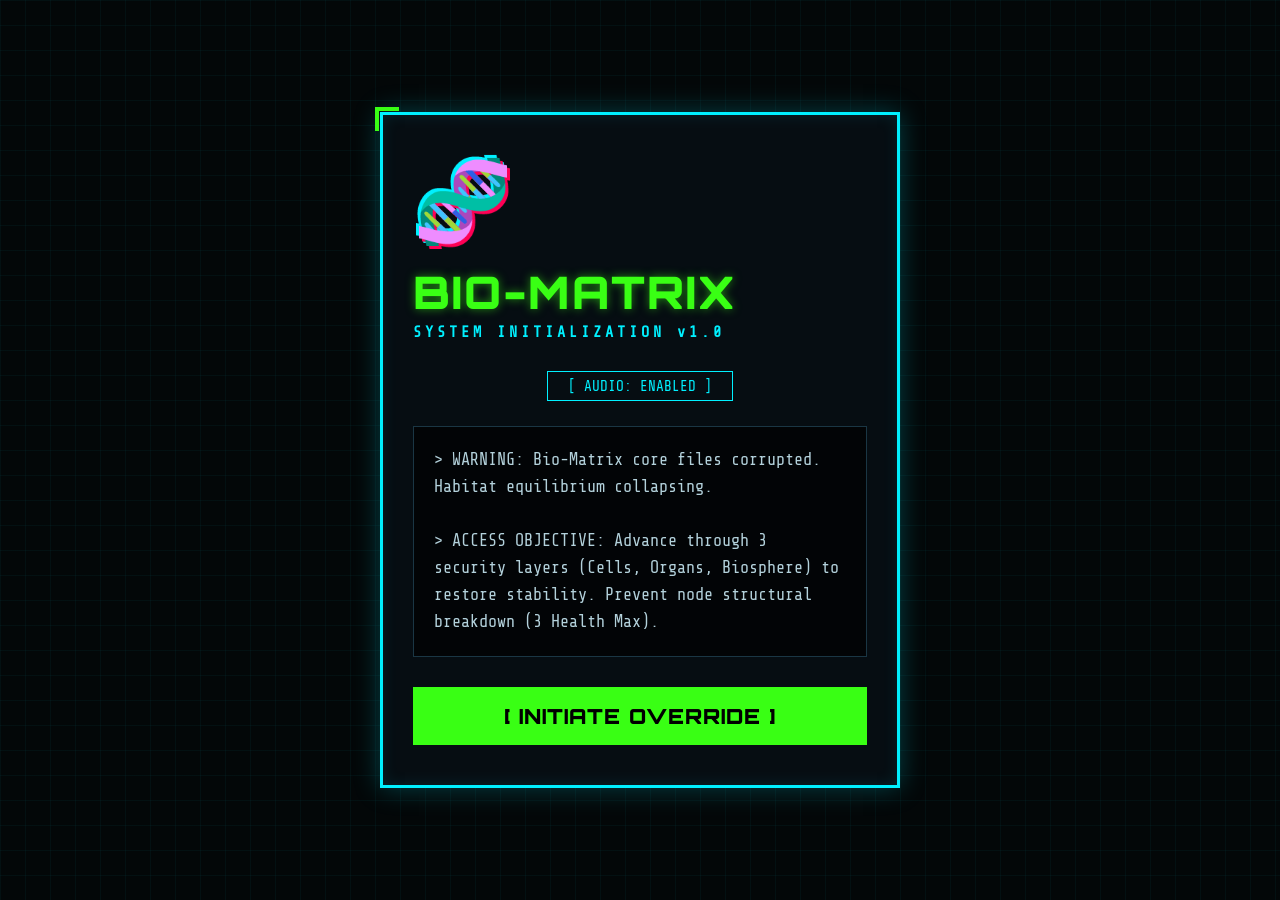
<file: biology-safari/index.html>
<!DOCTYPE html>
<html lang="en">
<head>
  <meta charset="UTF-8" />
  <meta name="viewport" content="width=device-width, initial-scale=1.0"/>
  <title>Mission Bio-Matrix 🧬</title>
  <link href="https://fonts.googleapis.com/css2?family=Orbitron:wght@700;900&family=Share+Tech+Mono&display=swap" rel="stylesheet"/>
  <link rel="stylesheet" href="style.css"/>
</head>
<body>

  <div class="matrix-card">

    <div id="startScreen">
      <div class="matrix-glitch-avatar">🧬</div>
      <div class="cyber-title">BIO-MATRIX</div>
      <div class="cyber-subtitle">SYSTEM INITIALIZATION v1.0</div>
      
      <div class="terminal-audio">
        <button id="soundToggleBtn" class="cyber-audio-btn" onclick="toggleAudioSystem()">[ AUDIO: ENABLED ]</button>
      </div>

      <div class="terminal-log">
        <p class="typing-text">> WARNING: Bio-Matrix core files corrupted. Habitat equilibrium collapsing. <br><br>> ACCESS OBJECTIVE: Advance through 3 security layers (Cells, Organs, Biosphere) to restore stability. Prevent node structural breakdown (3 Health Max).</p>
      </div>
      <button class="action-cyber-btn" onclick="initiateMatrix()">[ INITIATE OVERRIDE ]</button>
    </div>

    <div id="quizArea" style="display: none;">
      <div class="layer-badge" id="levelBadge">LAYER 01 // CELLULAR_REPAIR</div>
      
      <div class="telemetry-grid">
        <div class="telemetry-node">
          <div class="node-tag">INTEGRITY</div>
          <div class="node-data" id="scoreVal">000</div>
        </div>
        <div class="telemetry-node">
          <div class="node-tag">NODES ACTIVE</div>
          <div class="cyber-hearts" id="heartsVal">▲ ▲ ▲</div>
        </div>
      </div>

      <div class="matrix-progress-track">
        <div class="matrix-fill" id="trackBar"></div>
      </div>

      <div class="analysis-chamber">
        <span class="chamber-glyph" id="qEmoji">🔬</span>
        <div class="chamber-prompt" id="qText">Awaiting biometric data stream...</div>
      </div>

      <div class="matrix-options" id="options"></div>
      <div class="terminal-feedback" id="bubble"></div>
      <button class="next-sequence-btn" id="nextBtn" onclick="advanceSequence()">ADVANCE SEQUENCE >> </button>
    </div>

    <div id="endScreen" style="display: none;">
      <span class="matrix-glitch-avatar" id="endEmoji">🛸</span>
      <div class="cyber-title" id="endTitle">DEBRIEF COMPLETE</div>
      <div class="node-data" id="endScore" style="margin: 15px 0; color: #39ff14;"></div>
      <span class="cyber-stars" id="endStars">★★★</span>
      <div class="terminal-log" id="endMsg" style="margin-top: 20px;"></div>
      <button class="action-cyber-btn" style="background: transparent; color: #39ff14; border-color: #39ff14;" onclick="returnToMenu()">[ REBOOT SYSTEM ]</button>
    </div>

  </div>

  <script src="script.js"></script>
</body>
</html>
</file>
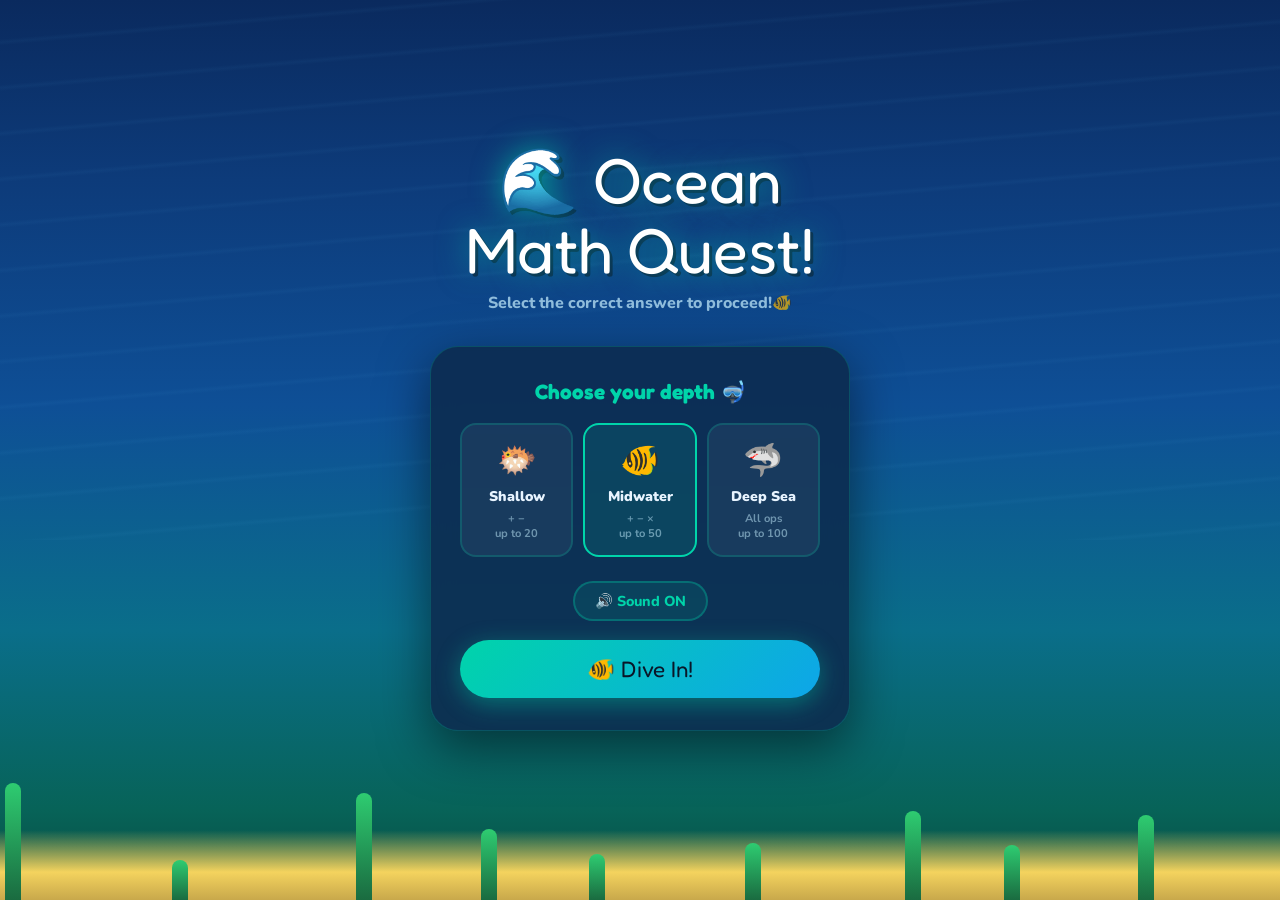
<file: ocean-math/index.html>
<!DOCTYPE html>
<html lang="en">
<head>
  <meta charset="UTF-8" />
  <meta name="viewport" content="width=device-width, initial-scale=1.0" />
  <title>🐠 Ocean Math Quest!</title>
  <link href="https://fonts.googleapis.com/css2?family=Fredoka+One&family=Nunito:wght@700;800;900&display=swap" rel="stylesheet" />
  <link rel="stylesheet" href="style.css" />
</head>
<body>

  <!-- Ambient Ocean Background Elements -->
  <div class="ocean-bg"></div>
  <div class="rays"></div>
  <div class="sand-floor"></div>
  <div class="feedback-pop" id="feedback-pop">🎉</div>
  <div class="streak-pop" id="streak-pop"><span class="sn" id="streak-num">3</span>🔥 Streak!</div>

  <!-- Main Menu Screen -->
  <div class="screen active" id="start">
    <div class="logo">🌊 Ocean<br>Math Quest!</div>
    <div class="sub">Select the correct answer to proceed!🐠</div>
    <div class="start-card">
      <h2>Choose your depth 🤿</h2>
      <div class="level-btns">
        <button class="lvl-btn" data-lv="1" onclick="pickLevel(1)">
          <span class="lv-icon">🐡</span><span>Shallow</span>
          <span style="font-size:0.7rem;color:rgba(200,240,255,0.5);font-weight:700">+  −<br>up to 20</span>
        </button>
        <button class="lvl-btn picked" data-lv="2" onclick="pickLevel(2)">
          <span class="lv-icon">🐠</span><span>Midwater</span>
          <span style="font-size:0.7rem;color:rgba(200,240,255,0.5);font-weight:700">+  −  ×<br>up to 50</span>
        </button>
        <button class="lvl-btn" data-lv="3" onclick="pickLevel(3)">
          <span class="lv-icon">🦈</span><span>Deep Sea</span>
          <span style="font-size:0.7rem;color:rgba(200,240,255,0.5);font-weight:700">All ops<br>up to 100</span>
        </button>
      </div>
      <div class="sound-row">
        <button class="sound-toggle" id="sound-btn" onclick="toggleSound()">🔊 Sound ON</button>
      </div>
      <button class="btn-play" onclick="startGame()">🐠 Dive In!</button>
    </div>
  </div>

  <!-- Active Gameplay Screen -->
  <div class="screen" id="game">
    <div class="hud">
      <div class="hud-item">⭐ <span id="hud-score">0</span></div>
      <div class="hud-item">Q <span id="hud-q">1</span>/10</div>
      <div class="hud-item">❤️ <span id="hud-lives">❤️❤️❤️</span></div>
    </div>
    <div class="timer-wrap">
      <div class="timer-fill" id="timer-fill" style="width:100%"></div>
    </div>
    <div class="q-card">
      <div class="q-badge" id="q-badge">Addition ➕</div>
      <div class="q-text" id="q-text">— + — = <span class="q-mark">?</span></div>
    </div>
    <div class="fish-grid" id="fish-grid"></div>
  </div>

  <!-- End / Victory Screen -->
  <div class="screen" id="win">
    <div class="win-card">
      <div class="win-trophy" id="win-trophy">🏆</div>
      <div class="win-title" id="win-title">Incredible!</div>
      <div class="win-sub" id="win-sub">You conquered the ocean!</div>
      <div class="win-stars" id="win-stars">⭐⭐⭐</div>
      <div class="stats-row">
        <div class="stat-box"><span class="sv sv-teal" id="ws-c">0</span><span class="sl">Correct</span></div>
        <div class="stat-box"><span class="sv sv-coral" id="ws-w">0</span><span class="sl">Wrong</span></div>
        <div class="stat-box"><span class="sv sv-gold" id="ws-s">0</span><span class="sl">Score</span></div>
      </div>
      <button class="btn-again" onclick="startGame()">🌊 Play Again!</button>
      <button class="btn-menu" onclick="showMenu()">Back to Menu</button>
    </div>
  </div>

  <script src="script.js"></script>
</body>
</html>
</file>
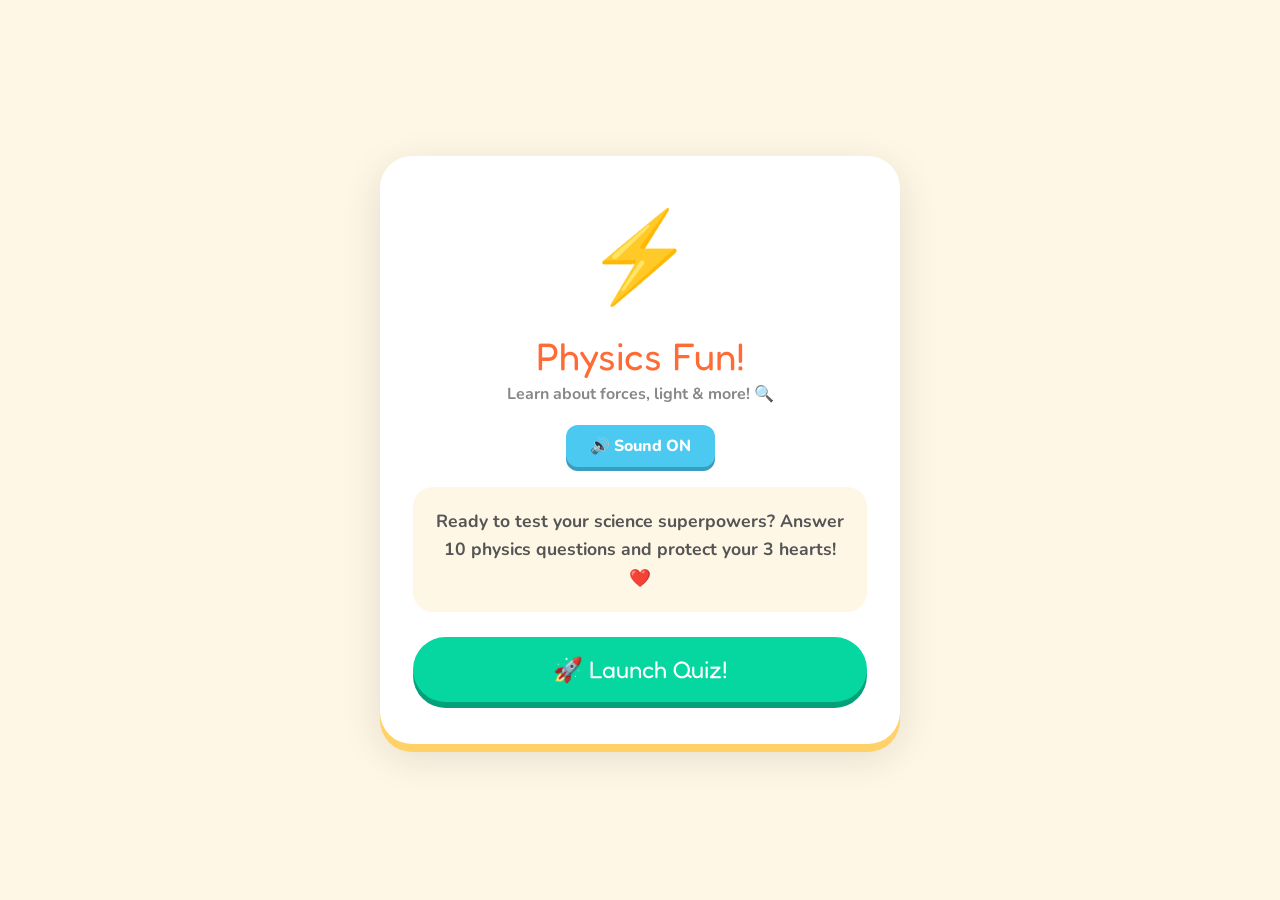
<file: physics-science/index.html>
<!DOCTYPE html>
<html lang="en">
<head>
  <meta charset="UTF-8" />
  <meta name="viewport" content="width=device-width, initial-scale=1.0"/>
  <title>Physics Fun! ⚡</title>
  <link href="https://fonts.googleapis.com/css2?family=Fredoka+One&family=Nunito:wght=700;800&display=swap" rel="stylesheet"/>
  <link rel="stylesheet" href="style.css"/>
</head>
<body>

  <div class="game">

    <div id="startScreen">
      <span class="start-emoji">⚡</span>
      <div class="title">Physics Fun!</div>
      <div class="subtitle">Learn about forces, light & more! 🔍</div>
      
      <div class="sound-control-wrapper">
        <button id="soundToggleBtn" class="sound-toggle-btn" onclick="toggleSound()">🔊 Sound ON</button>
      </div>

      <div class="welcome-box">
        <p>Ready to test your science superpowers? Answer 10 physics questions and protect your 3 hearts! ❤️</p>
      </div>
      <button class="launch-btn" onclick="startGame()">🚀 Launch Quiz!</button>
    </div>

    <div id="quizArea" style="display: none;">
      <div class="title">⚡ Physics Fun!</div>
      <div class="subtitle">Learn about forces, light & more! 🔍</div>

      <div class="score-row">
        <div class="score-box">
          <div class="label">⭐ Score</div>
          <div class="value" id="scoreVal">0</div>
        </div>
        <div class="score-box">
          <div class="label">❤️ Lives</div>
          <div class="hearts" id="heartsVal">❤️❤️❤️</div>
        </div>
      </div>

      <div class="dots" id="dots"></div>

      <span class="q-emoji" id="qEmoji">🔬</span>
      <div class="q-text" id="qText">Loading...</div>

      <div class="options" id="options"></div>
      <div class="bubble" id="bubble"></div>
      <button class="next-btn" id="nextBtn" onclick="nextQ()">Next ➡️</button>
    </div>

    <div id="endScreen" style="display: none;">
      <span class="end-emoji" id="endEmoji">🏆</span>
      <div class="end-title" id="endTitle">Well done!</div>
      <div class="end-score" id="endScore"></div>
      <span class="end-stars" id="endStars">⭐⭐⭐</span>
      <div class="end-msg" id="endMsg"></div>
      <button class="play-again" onclick="showStartScreen()">🏠 Main Menu</button>
    </div>

  </div>

  <script src="script.js"></script>
</body>
</html>
</file>
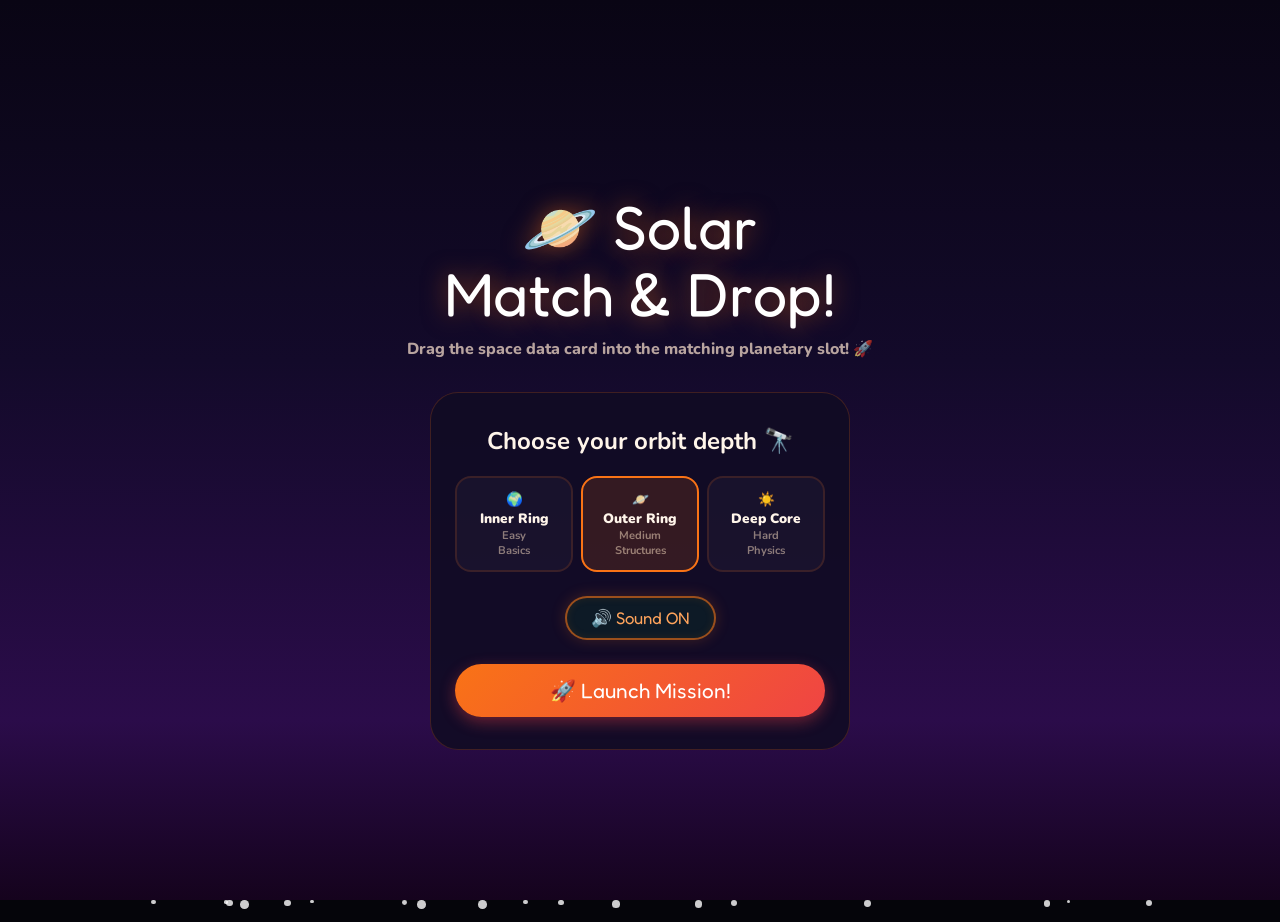
<file: solar-science/index.html>
<!DOCTYPE html>
<html lang="en">
<head>
  <meta charset="UTF-8" />
  <meta name="viewport" content="width=device-width, initial-scale=1.0" />
  <title>🪐 Cosmic Match & Drop!</title>
  <link href="https://fonts.googleapis.com/css2?family=Fredoka+One&family=Nunito:wght=700;800;900&display=swap" rel="stylesheet" />
  <link rel="stylesheet" href="style.css" />
</head>
<body>

  <div class="space-bg"></div>
  <div class="solar-flares"></div>
  <div class="space-dust"></div>
  <div class="feedback-pop" id="feedback-pop">🎉</div>
  <div class="streak-pop" id="streak-pop"><span class="sn" id="streak-num">3</span>🔥 Streak!</div>

  <div class="screen active" id="start">
    <div class="logo">🪐 Solar<br>Match & Drop!</div>
    <div class="sub">Drag the space data card into the matching planetary slot! 🚀</div>
    <div class="start-card">
      <h2>Choose your orbit depth 🔭</h2>
      <div class="level-btns">
        <button class="lvl-btn" data-lv="1" onclick="pickLevel(1)">
          <span class="lv-icon">🌍</span><span>Inner Ring</span>
          <span style="font-size:0.7rem;color:rgba(255,230,200,0.5);font-weight:700">Easy<br>Basics</span>
        </button>
        <button class="lvl-btn picked" data-lv="2" onclick="pickLevel(2)">
          <span class="lvl-btn-icon lv-icon">🪐</span><span>Outer Ring</span>
          <span style="font-size:0.7rem;color:rgba(255,230,200,0.5);font-weight:700">Medium<br>Structures</span>
        </button>
        <button class="lvl-btn" data-lv="3" onclick="pickLevel(3)">
          <span class="lv-icon">☀️</span><span>Deep Core</span>
          <span style="font-size:0.7rem;color:rgba(255,230,200,0.5);font-weight:700">Hard<br>Physics</span>
        </button>
      </div>
      <div class="sound-row">
        <button class="sound-toggle" id="sound-btn" onclick="toggleSound()">🔊 Sound ON</button>
      </div>
      <button class="btn-play" onclick="startGame()">🚀 Launch Mission!</button>
    </div>
  </div>

  <div class="screen" id="game">
    <div class="hud">
      <div class="hud-item">⭐ <span id="hud-score">0</span></div>
      <div class="hud-item">Matches <span id="hud-q">1</span>/5</div>
      <div class="hud-item">❤️ <span id="hud-lives">❤️❤️❤️</span></div>
    </div>
    
    <div class="timer-wrap">
      <div class="timer-fill" id="timer-fill" style="width:100%"></div>
    </div>

    <div class="drag-container">
      <p style="font-size: 0.85rem; color: var(--orange); font-weight: 800; margin-bottom: 5px;">DRAG THIS CARD 👇</p>
      <div class="q-card draggable-card" id="draggable-card" draggable="true">
        <div class="q-badge" id="q-badge">Telemetry 🪐</div>
        <div class="q-text" id="q-text">Loading item...</div>
      </div>
    </div>

    <div class="dropzone-grid" id="dropzone-grid"></div>
  </div>

  <div class="screen" id="win">
    <div class="win-card">
      <div class="win-trophy" id="win-trophy">🏆</div>
      <div class="win-title" id="win-title">Incredible!</div>
      <div class="win-sub" id="win-sub">You matched all celestial points!</div>
      <div class="win-stars" id="win-stars">⭐⭐⭐</div>
      <div class="stats-row">
        <div class="stat-box"><span class="sv sv-orange" id="ws-c">0</span><span class="sl">Correct</span></div>
        <div class="stat-box"><span class="sv sv-coral" id="ws-w">0</span><span class="sl">Wrong</span></div>
        <div class="stat-box"><span class="sv sv-gold" id="ws-s">0</span><span class="sl">Score</span></div>
      </div>
      <button class="btn-again" onclick="startGame()">🚀 Fly Again!</button>
      <button class="btn-menu" onclick="showMenu()">Back to Control Room</button>
    </div>
  </div>

  <script src="script.js"></script>
</body>
</html>
</file>
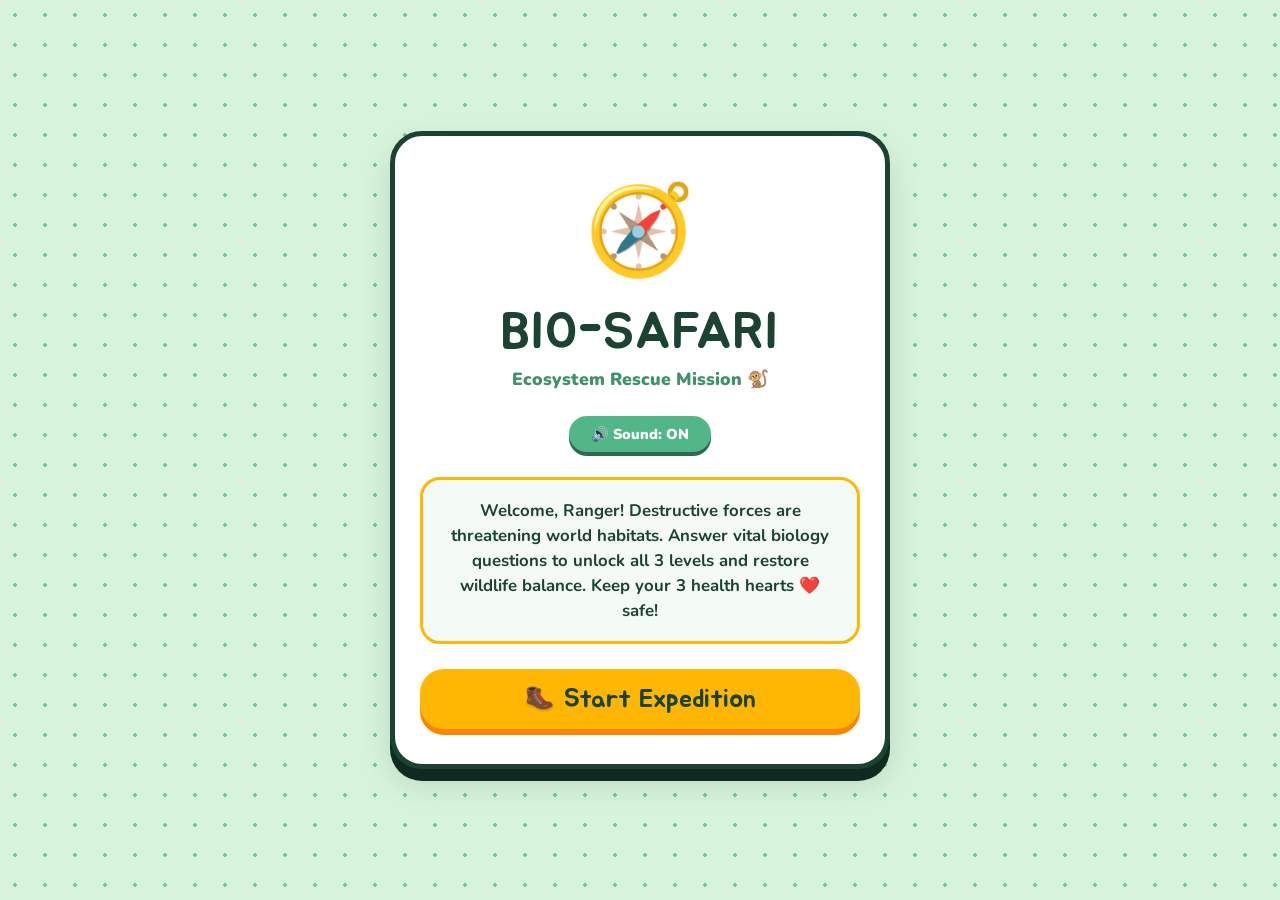
<file: biology-safari/biology.html>
<!DOCTYPE html>
<html lang="en">
<head>
  <meta charset="UTF-8" />
  <meta name="viewport" content="width=device-width, initial-scale=1.0"/>
  <title>Bio-Safari: Ecosystem Rescue! 🌿</title>
  <link href="https://fonts.googleapis.com/css2?family=Jua&family=Nunito:wght@700;900&display=swap" rel="stylesheet"/>
  <link rel="stylesheet" href="bio-style.css"/>
</head>
<body>

  <div class="safari-card">

    <div id="startScreen">
      <span class="safari-avatar">🧭</span>
      <div class="safari-title">Bio-Safari</div>
      <div class="safari-subtitle">Ecosystem Rescue Mission 🐒</div>
      
      <div class="audio-deck">
        <button id="soundToggleBtn" class="safari-audio-btn" onclick="toggleSound()">🔊 Sound: ON</button>
      </div>

      <div class="briefing-scroll">
        <p>Welcome, Ranger! Destructive forces are threatening world habitats. Answer vital biology questions to unlock all 3 levels and restore wildlife balance. Keep your 3 health hearts ❤️ safe!</p>
      </div>
      <button class="safari-btn" onclick="startGame()">🥾 Start Expedition</button>
    </div>

    <div id="quizArea" style="display: none;">
      <div class="level-indicator" id="levelBadge">LEVEL 1: RAIN FOREST</div>
      
      <div class="dashboard">
        <div class="dash-pod">
          <div class="pod-tag">⭐ Score</div>
          <div class="pod-data" id="scoreVal">0</div>
        </div>
        <div class="dash-pod">
          <div class="pod-tag">❤️ Health</div>
          <div class="safari-hearts" id="heartsVal">❤️❤️❤️</div>
        </div>
      </div>

      <div class="expedition-track">
        <div class="track-fill" id="trackBar"></div>
      </div>

      <div class="specimen-dome">
        <span class="specimen-emoji" id="qEmoji">🌿</span>
        <div class="specimen-clue" id="qText">Analyzing specimen...</div>
      </div>

      <div class="safari-options" id="options"></div>
      <div class="ranger-log" id="bubble"></div>
      <button class="expedite-btn" id="nextBtn" onclick="nextQ()">Advance Track ➡️</button>
    </div>

    <div id="endScreen" style="display: none;">
      <span class="safari-avatar" id="endEmoji">🏆</span>
      <div class="safari-title" id="endTitle">Expedition Complete</div>
      <div class="pod-data" id="endScore" style="margin: 15px 0; color: #2d6a4f;"></div>
      <span class="safari-stars" id="endStars">⭐⭐⭐</span>
      <div class="briefing-scroll" id="endMsg" style="margin-top: 20px;"></div>
      <button class="safari-btn" style="background: #38b000; box-shadow: 0 5px 0 #1b4332;" onclick="showStartScreen()">🏠 Camp Base (Menu)</button>
    </div>

  </div>

  <script src="bio-script.js"></script>
</body>
</html>
</file>
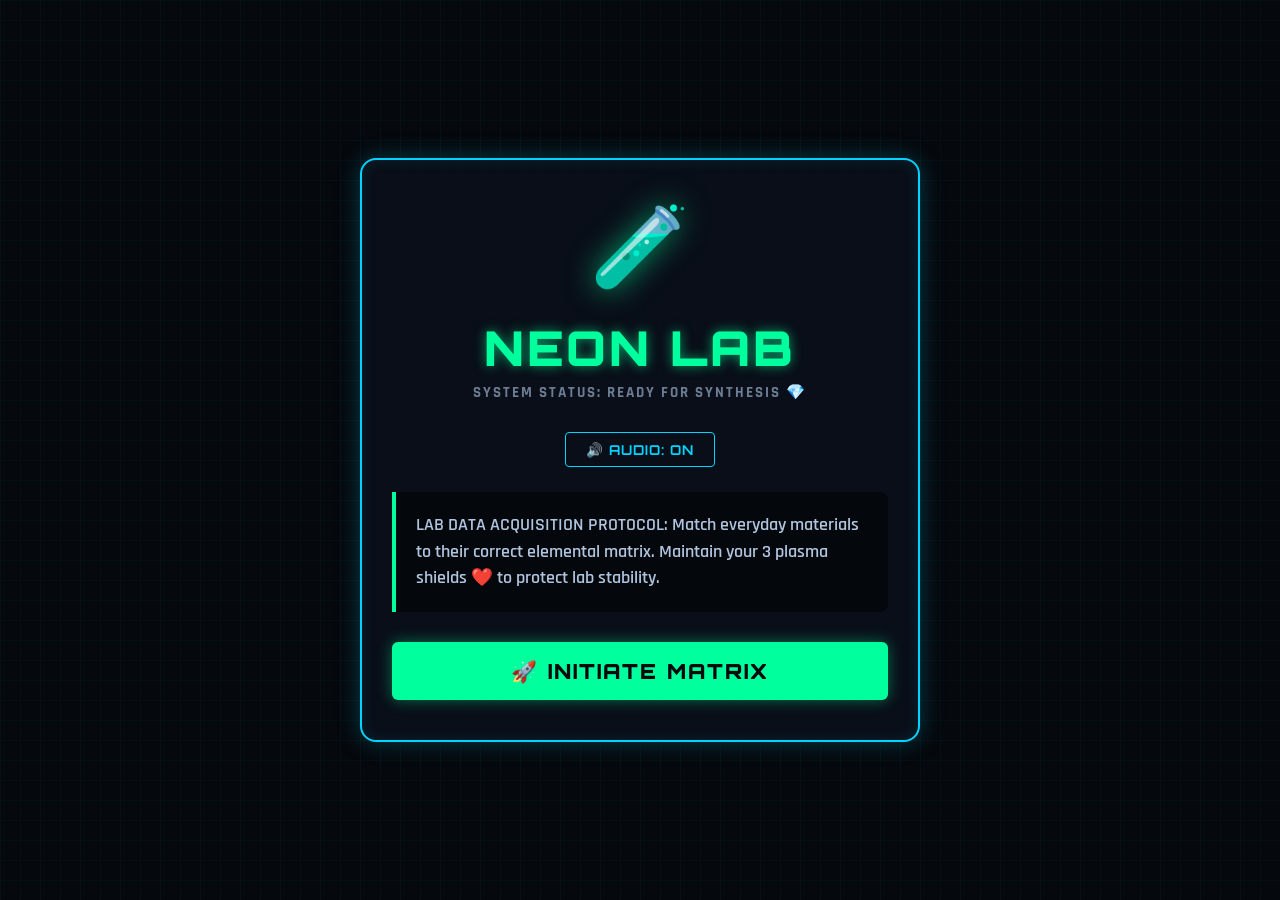
<file: chemistry-science/chemistry.html>
<!DOCTYPE html>
<html lang="en">
<head>
  <meta charset="UTF-8" />
  <meta name="viewport" content="width=device-width, initial-scale=1.0"/>
  <title>Chemistry Lab: Neon Matcher 🧪</title>
  <link href="https://fonts.googleapis.com/css2?family=Orbitron:wght@700;900&family=Rajdhani:wght@600;800&display=swap" rel="stylesheet"/>
  <link rel="stylesheet" href="chem-style.css"/>
</head>
<body>

  <div class="cyber-container">

    <div id="startScreen">
      <div class="reactor-core">🧪</div>
      <h1 class="glitch-title">NEON LAB</h1>
      <p class="sub-monitors">SYSTEM STATUS: READY FOR SYNTHESIS 💎</p>
      
      <div class="audio-panel">
        <button id="soundToggleBtn" class="cyber-audio-btn" onclick="toggleSound()">🔊 AUDIO: ON</button>
      </div>

      <div class="mission-briefing">
        <p>LAB DATA ACQUISITION PROTOCOL: Match everyday materials to their correct elemental matrix. Maintain your 3 plasma shields ❤️ to protect lab stability.</p>
      </div>
      <button class="initiate-btn" onclick="startGame()">🚀 INITIATE MATRIX</button>
    </div>

    <div id="quizArea" style="display: none;">
      <h1 class="matrix-header">⚡ NEON CORE EXPERIMENT</h1>
      <p class="sub-monitors">ANALYSING CHEMICAL ELEMENTS...</p>

      <div class="hud-display">
        <div class="hud-node">
          <span class="hud-tag">⭐ MATRIX SCORE</span>
          <span class="hud-data neon-text" id="scoreVal">0</span>
        </div>
        <div class="hud-node">
          <span class="hud-tag">❤️ SHIELD CELLS</span>
          <span class="hud-data shields-glow" id="heartsVal">❤️❤️❤️</span>
        </div>
      </div>

      <div class="matrix-grid" id="dots"></div>

      <div class="specimen-chamber">
        <span class="element-reaction" id="qEmoji">🔬</span>
        <div class="analysis-readout" id="qText">INITIALISING ANALYSIS...</div>
      </div>

      <div class="matrix-options" id="options"></div>
      <div class="terminal-alert" id="bubble"></div>
      <button class="advance-btn" id="nextBtn" onclick="nextQ()">ADVANCE ANALYSIS ➡️</button>
    </div>

    <div id="endScreen" style="display: none;">
      <span class="reactor-core" id="endEmoji">🏆</span>
      <h1 class="glitch-title" id="endTitle">SYNTHESIS COMPLETE</h1>
      <div class="hud-data neon-text" id="endScore" style="font-size: 1.8rem; margin: 15px 0;"></div>
      <span class="matrix-stars" id="endStars">⭐⭐⭐</span>
      <div class="mission-briefing" id="endMsg" style="margin-top: 20px;"></div>
      <button class="initiate-btn" style="background: #00d4ff; box-shadow: 0 0 15px #00d4ff;" onclick="showStartScreen()">🏠 TERMINAL HOME</button>
    </div>

  </div>

  <script src="chem-script.js"></script>
</body>
</html>
</file>
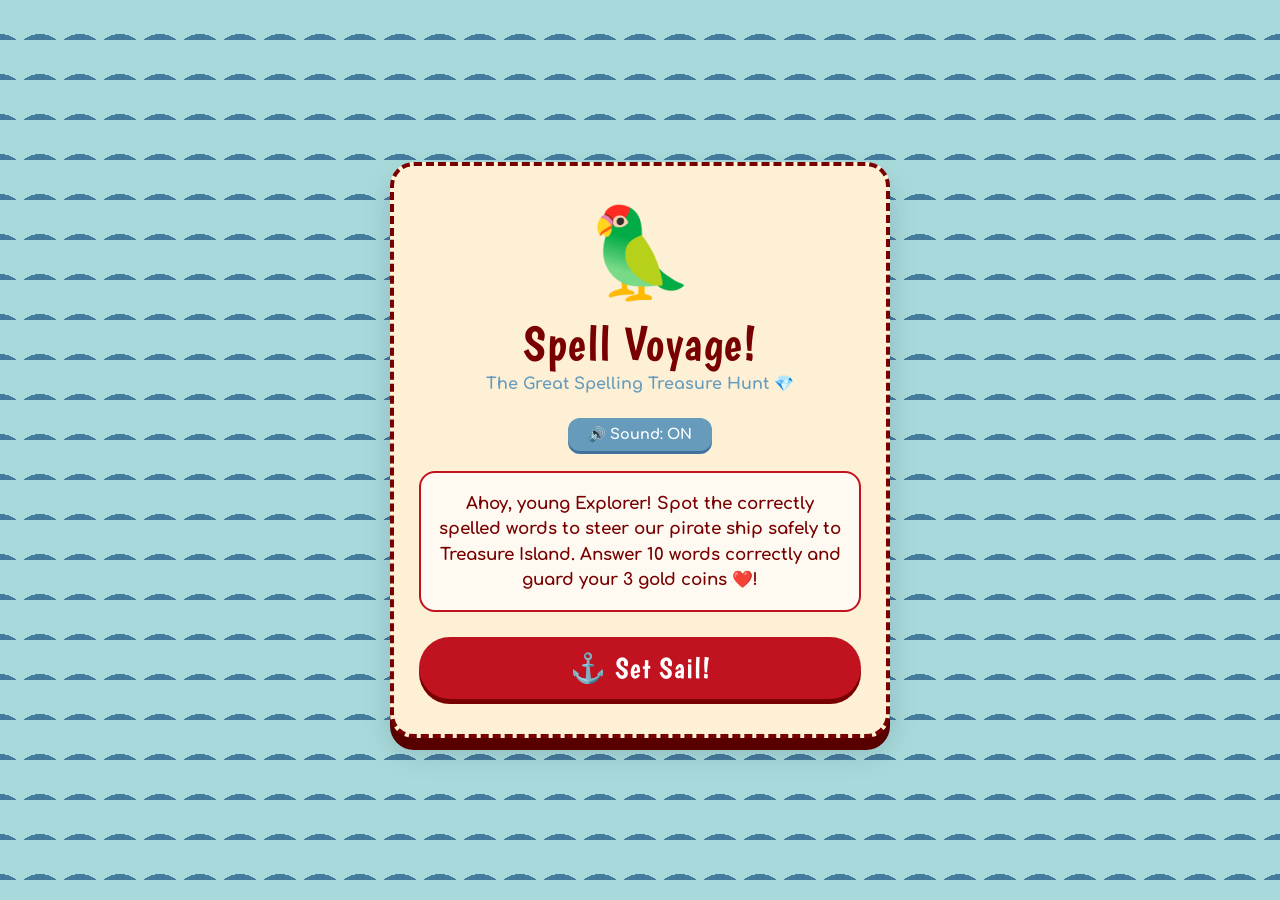
<file: spell-treasure-hunt/spelling.html>
<!DOCTYPE html>
<html lang="en">
<head>
  <meta charset="UTF-8" />
  <meta name="viewport" content="width=device-width, initial-scale=1.0"/>
  <title>Spell Voyage: Treasure Hunt! 🏴‍☠️</title>
  <link href="https://fonts.googleapis.com/css2?family=Boogaloo&family=Comfortaa:wght@700&display=swap" rel="stylesheet"/>
  <link rel="stylesheet" href="spell-style.css"/>
</head>
<body>

  <div class="pirate-card">

    <div id="startScreen">
      <span class="pirate-avatar">🦜</span>
      <div class="ship-title">Spell Voyage!</div>
      <div class="ship-subtitle">The Great Spelling Treasure Hunt 💎</div>
      
      <div class="deck-audio">
        <button id="soundToggleBtn" class="deck-btn" onclick="toggleSound()">🔊 Sound: ON</button>
      </div>

      <div class="captain-orders">
        <p>Ahoy, young Explorer! Spot the correctly spelled words to steer our pirate ship safely to Treasure Island. Answer 10 words correctly and guard your 3 gold coins ❤️!</p>
      </div>
      <button class="sail-btn" onclick="startGame()">⚓ Set Sail!</button>
    </div>

    <div id="quizArea" style="display: none;">
      <div class="ship-title" style="font-size: 2.2rem;">🏴‍☠️ Spell Voyage</div>

      <div class="stats-bar">
        <div class="stat-badge">
          <div class="badge-title">💎 Gems</div>
          <div class="badge-value" id="scoreVal">0</div>
        </div>
        <div class="stat-badge">
          <div class="badge-title">🪙 Coins</div>
          <div class="gold-hearts" id="heartsVal">❤️❤️❤️</div>
        </div>
      </div>

      <div class="sea-track">
        <div class="sailing-ship" id="pirateShip">⛵</div>
      </div>

      <div class="clue-deck">
        <span class="clue-emoji" id="qEmoji">🦁</span>
        <div class="clue-text" id="qText">Loading clue...</div>
      </div>

      <div class="spell-options" id="options"></div>
      <div class="scroll-parchment" id="bubble"></div>
      <button class="anchor-btn" id="nextBtn" onclick="nextQ()">Sail Ahead ➡️</button>
    </div>

    <div id="endScreen" style="display: none;">
      <span class="pirate-avatar" id="endEmoji">🏆</span>
      <div class="ship-title" id="endTitle">Island Reached!</div>
      <div class="badge-value" id="endScore" style="margin: 15px 0; color: #d4a373;"></div>
      <span class="island-stars" id="endStars">⭐⭐⭐</span>
      <div class="captain-orders" id="endMsg" style="margin-top: 20px;"></div>
      <button class="sail-btn" onclick="showStartScreen()">🏠 Return to Port</button>
    </div>

  </div>

  <script src="spell-script.js"></script>
</body>
</html>
</file>
<file: biology-safari/style.css>
/* ── High-Contrast Cyber-Matrix Structural Reset ── */
* {
  margin: 0;
  padding: 0;
  box-sizing: border-box;
}

body {
  font-family: 'Share Tech Mono', monospace;
  background-color: #030708;
  /* Glowing Cyber-Grid Lines */
  background-image: linear-gradient(rgba(0, 240, 255, 0.04) 1px, transparent 1px),
                    linear-gradient(90deg, rgba(0, 240, 255, 0.04) 1px, transparent 1px);
  background-size: 25px 25px;
  min-height: 100vh;
  display: flex;
  align-items: center;
  justify-content: center;
  padding: 20px;
}

/* ── Angular Sharp Cyber-Card Container ── */
.matrix-card {
  background: #060d12;
  border: 3px solid #00f0ff;
  border-radius: 0px; /* Sharp outlines as requested */
  padding: 40px 30px;
  max-width: 520px;
  width: 100%;
  box-shadow: 0 0 25px rgba(0, 240, 255, 0.25), inset 0 0 15px rgba(0, 240, 255, 0.1);
  position: relative;
}

/* Corner brackets decoration for high-tech aesthetic */
.matrix-card::before {
  content: '';
  position: absolute;
  top: -8px; left: -8px; width: 20px; height: 20px;
  border-top: 4px solid #39ff14; border-left: 4px solid #39ff14;
}

/* ── Typography Elements ── */
.cyber-title {
  font-family: 'Orbitron', sans-serif;
  font-weight: 900;
  font-size: 2.8rem;
  color: #39ff14; /* Hot Bio-Neon Green */
  letter-spacing: 2px;
  text-shadow: 0 0 10px rgba(57, 255, 20, 0.5);
  margin-bottom: 4px;
}

.cyber-subtitle {
  font-size: 0.95rem;
  font-weight: bold;
  color: #00f0ff; /* Electric Blue */
  letter-spacing: 4px;
  margin-bottom: 30px;
}

.matrix-glitch-avatar {
  font-size: 5rem;
  display: block;
  margin-bottom: 15px;
  text-shadow: 3px 3px 0px #ff0055, -3px -3px 0px #00f0ff;
  animation: glitchPulse 2.5s infinite steps(2);
}

@keyframes glitchPulse {
  0%, 100% { transform: translate(0, 0) scale(1); }
  50% { transform: translate(2px, -1px) scale(1.05); }
}

/* ── System Audio Controller ── */
.terminal-audio {
  margin-bottom: 25px;
  display: flex;
  justify-content: center;
}

.cyber-audio-btn {
  background: transparent;
  border: 1px solid #00f0ff;
  color: #00f0ff;
  font-family: 'Share Tech Mono', monospace;
  font-size: 0.9rem;
  padding: 6px 20px;
  cursor: pointer;
  transition: all 0.2s;
}

.cyber-audio-btn:hover {
  background: rgba(0, 240, 255, 0.15);
  box-shadow: 0 0 10px rgba(0, 240, 255, 0.3);
}

.cyber-audio-btn.disabled-audio {
  border-color: #ff0055;
  color: #ff0055;
}

/* ── Cyber Terminal Log Display ── */
.terminal-log {
  background: #020406;
  border: 1px solid #1a3644;
  padding: 20px;
  margin-bottom: 30px;
  text-align: left;
}

.terminal-log p {
  color: #b3d1db;
  font-size: 1.05rem;
  line-height: 1.6;
}

/* ── Primary Action Systems Buttons ── */
.action-cyber-btn {
  width: 100%;
  background: #39ff14;
  color: #000000;
  font-family: 'Orbitron', sans-serif;
  font-weight: 900;
  font-size: 1.3rem;
  border: none;
  padding: 16px;
  cursor: pointer;
  transition: all 0.15s;
  letter-spacing: 1px;
}

.action-cyber-btn:hover {
  background: #ffffff;
  box-shadow: 0 0 20px #ffffff;
}

/* ── Stage Identity Indicators ── */
.layer-badge {
  border: 1px solid #ff0055; /* Warning Hot Pink */
  color: #ff0055;
  font-weight: bold;
  font-size: 0.9rem;
  padding: 6px 16px;
  display: inline-block;
  margin-bottom: 25px;
  letter-spacing: 2px;
  background: rgba(255, 0, 85, 0.05);
}

/* ── Telemetry Dashboard Layout ── */
.telemetry-grid {
  display: flex;
  gap: 15px;
  margin-bottom: 25px;
}

.telemetry-node {
  flex: 1;
  background: #03080b;
  padding: 12px;
  border: 1px solid #1a3644;
  text-align: left;
}

.node-tag {
  font-size: 0.75rem;
  font-weight: bold;
  color: #537e8b;
  letter-spacing: 1px;
}

.node-data {
  font-family: 'Orbitron', sans-serif;
  font-size: 1.8rem;
  color: #00f0ff;
  line-height: 1.2;
  margin-top: 4px;
}

.cyber-hearts {
  font-size: 1.4rem;
  color: #ff0055;
  margin-top: 4px;
  letter-spacing: 3px;
}

/* ── Precision Track Progress Line ── */
.matrix-progress-track {
  width: 100%;
  height: 6px;
  background: #111e24;
  margin-bottom: 30px;
}

.matrix-fill {
  width: 0%;
  height: 100%;
  background: #00f0ff;
  box-shadow: 0 0 10px #00f0ff;
  transition: width 0.3s ease-out;
}

/* ── Matrix Analysis Chamber Viewport ── */
.analysis-chamber {
  background: #020507;
  padding: 25px;
  margin-bottom: 25px;
  border-left: 4px solid #00f0ff;
  border-right: 1px solid #1a3644;
  border-top: 1px solid #1a3644;
  border-bottom: 1px solid #1a3644;
  text-align: left;
}

.chamber-glyph {
  font-size: 3.5rem;
  display: block;
  margin-bottom: 10px;
}

.chamber-prompt {
  font-size: 1.2rem;
  color: #ffffff;
  font-weight: bold;
  line-height: 1.5;
}

/* ── Matrix Multiple Choice Tile Grid ── */
.matrix-options {
  display: flex;
  flex-direction: column;
  gap: 12px;
}

.matrix-tile {
  background: #091319;
  border: 1px solid #1a3644;
  padding: 15px 20px;
  font-family: 'Share Tech Mono', monospace;
  font-size: 1.15rem;
  color: #b3d1db;
  text-align: left;
  cursor: pointer;
  transition: all 0.1s;
}

.matrix-tile:hover:not(:disabled) {
  background: rgba(0, 240, 255, 0.05);
  border-color: #00f0ff;
  color: #00f0ff;
}

/* Integrity Validation States */
.matrix-tile.node-verified {
  background: rgba(57, 255, 20, 0.1) !important;
  border-color: #39ff14 !important;
  color: #39ff14 !important;
  font-weight: bold;
}

.matrix-tile.node-corrupted {
  background: rgba(255, 0, 85, 0.1) !important;
  border-color: #ff0055 !important;
  color: #ff0055 !important;
  font-weight: bold;
}

/* ── Live Feedback Telemetry Output ── */
.terminal-feedback {
  margin-top: 20px;
  padding: 12px;
  font-weight: bold;
  font-size: 0.95rem;
  text-align: left;
  display: none;
  border-left: 3px solid transparent;
}

.terminal-feedback.feed-success { display: block; background: #07140b; color: #39ff14; border-color: #39ff14; }
.terminal-feedback.feed-error { display: block; background: #1c0810; color: #ff0055; border-color: #ff0055; }

/* ── Next Track Advancement Switch ── */
.next-sequence-btn {
  display: none;
  margin-top: 20px;
  width: 100%;
  background: transparent;
  color: #00f0ff;
  font-family: 'Orbitron', sans-serif;
  font-size: 1.1rem;
  border: 1px solid #00f0ff;
  padding: 14px;
  cursor: pointer;
  transition: all 0.15s;
}

.next-sequence-btn:hover {
  background: rgba(0, 240, 255, 0.1);
  box-shadow: 0 0 15px rgba(0, 240, 255, 0.2);
}

.cyber-stars {
  font-size: 2.2rem;
  color: #ffb703;
  display: block;
  letter-spacing: 5px;
}

/* ── Floating Neon Micro Particles ── */
.cyber-sparkle {
  position: fixed;
  pointer-events: none;
  font-size: 1.6rem;
  z-index: 999;
  animation: dataBurst 0.8s cubic-bezier(0.08, 0.8, 0.2, 1) forwards;
}

@keyframes dataBurst {
  0% { opacity: 1; transform: scale(0.4) translateY(0); }
  100% { opacity: 0; transform: scale(1.3) translateY(-60px); }
}
</file>
<file: ocean-math/style.css>
*, *::before, *::after { 
  box-sizing: border-box; 
  margin: 0; 
  padding: 0; 
}

:root {
  --deep:    #0a1628;
  --ocean1:  #0d2b4e;
  --teal:    #00d4aa;
  --coral:   #ff6b6b;
  --yellow:  #ffd700;
  --text:    #e8f4ff;
  --card:    rgba(13,43,78,0.88);
  --radius:  22px;
}

body {
  font-family: 'Nunito', sans-serif;
  background: var(--deep);
  color: var(--text);
  min-height: 100vh;
  overflow-x: hidden;
  position: relative;
}

.ocean-bg { 
  position: fixed; 
  inset: 0; 
  z-index: 0; 
  background: linear-gradient(180deg,#0a2a5e 0%,#0d3b7a 20%,#0e4f96 45%,#0a6e8a 70%,#076358 90%,#074a40 100%); 
}

.rays { 
  position: fixed; 
  top: 0; 
  left: 0; 
  right: 0; 
  height: 60%; 
  z-index: 1; 
  pointer-events: none; 
  background: repeating-linear-gradient(175deg,transparent 0%,transparent 6%,rgba(100,200,255,0.04) 6.5%,transparent 7%); 
  animation: rayShift 8s ease-in-out infinite alternate; 
}

@keyframes rayShift { 
  from { opacity: 0.6; transform: skewX(-2deg); } 
  to { opacity: 1; transform: skewX(2deg); } 
}

.bubble { 
  position: fixed; 
  border-radius: 50%; 
  border: 1.5px solid rgba(255,255,255,0.25); 
  background: rgba(255,255,255,0.06); 
  z-index: 2; 
  pointer-events: none; 
  animation: riseUp linear infinite; 
}

@keyframes riseUp { 
  0% { transform: translateY(0) translateX(0); opacity: 0; } 
  10% { opacity: 0.6; } 
  90% { opacity: 0.3; } 
  100% { transform: translateY(-110vh) translateX(20px); opacity: 0; } 
}

.weed { 
  position: fixed; 
  bottom: 0; 
  width: 16px; 
  background: linear-gradient(to top,#1a6b40,#2ecc71); 
  border-radius: 10px 10px 0 0; 
  z-index: 2; 
  pointer-events: none; 
  transform-origin: bottom center; 
  animation: sway 3s ease-in-out infinite alternate; 
}

@keyframes sway { 
  from { transform: rotate(-8deg); } 
  to { transform: rotate(8deg); } 
}

.fish-deco { 
  position: fixed; 
  font-size: 1.8rem; 
  z-index: 3; 
  pointer-events: none; 
  animation: swim linear infinite; 
}

@keyframes swim { 
  0% { transform: translateX(0) scaleX(1); opacity: 0; } 
  5% { opacity: 1; } 
  49% { transform: translateX(var(--d)) scaleX(1); opacity: 1; } 
  50% { transform: translateX(var(--d)) scaleX(-1); } 
  95% { transform: translateX(0) scaleX(-1); opacity: 1; } 
  100% { opacity: 0; } 
}

.sand-floor { 
  position: fixed; 
  bottom: 0; 
  left: 0; 
  right: 0; 
  height: 70px; 
  background: linear-gradient(to top,#c8a84b,#f4d35e 40%,transparent); 
  z-index: 2; 
}

.screen { 
  display: none; 
  position: relative; 
  z-index: 10; 
  min-height: 100vh; 
  padding: 1.5rem 1rem 3rem; 
  align-items: center; 
  justify-content: center; 
  flex-direction: column; 
}

.screen.active { 
  display: flex; 
}

#start .logo { 
  font-family: 'Fredoka One', cursive; 
  font-size: clamp(2.6rem,8vw,4rem); 
  text-align: center; 
  line-height: 1.1; 
  margin-bottom: 6px; 
  color: #fff; 
  text-shadow: 0 0 30px rgba(0,212,170,0.6), 3px 3px 0 var(--ocean1); 
}

#start .sub { 
  font-size: 1rem; 
  font-weight: 800; 
  color: rgba(200,240,255,0.7); 
  text-align: center; 
  margin-bottom: 2rem; 
}

.start-card { 
  background: var(--card); 
  backdrop-filter: blur(12px); 
  border: 1px solid rgba(0,212,170,0.2); 
  border-radius: 28px; 
  padding: 2rem 1.8rem; 
  max-width: 420px; 
  width: 100%; 
  box-shadow: 0 16px 50px rgba(0,0,0,0.5); 
  text-align: center; 
}

.start-card h2 { 
  font-family: 'Fredoka One', cursive; 
  font-size: 1.3rem; 
  color: var(--teal); 
  margin-bottom: 1.2rem; 
}

.level-btns { 
  display: grid; 
  grid-template-columns: 1fr 1fr 1fr; 
  gap: 10px; 
  margin-bottom: 1.5rem; 
}

.lvl-btn { 
  border: 2px solid rgba(0,212,170,0.2); 
  border-radius: 16px; 
  padding: 14px 6px; 
  font-family: 'Nunito', sans-serif; 
  font-size: 0.88rem; 
  font-weight: 900; 
  cursor: pointer; 
  transition: transform 0.15s, border-color 0.2s; 
  display: flex; 
  flex-direction: column; 
  align-items: center; 
  gap: 5px; 
  background: rgba(255,255,255,0.05); 
  color: var(--text); 
}

.lvl-btn .lv-icon { 
  font-size: 2rem; 
}

.lvl-btn:hover { 
  transform: translateY(-3px); 
  border-color: var(--teal); 
}

.lvl-btn.picked { 
  border-color: var(--teal); 
  background: rgba(0,212,170,0.12); 
}

.sound-row { 
  display: flex; 
  align-items: center; 
  justify-content: center; 
  margin-bottom: 1.2rem; 
}

.sound-toggle { 
  background: rgba(0,212,170,0.1); 
  border: 2px solid rgba(0,212,170,0.3); 
  border-radius: 99px; 
  padding: 8px 20px; 
  font-family: 'Nunito', sans-serif; 
  font-size: 0.9rem; 
  font-weight: 800; 
  color: var(--teal); 
  cursor: pointer; 
  transition: all 0.2s; 
}

.sound-toggle.muted { 
  border-color: rgba(255,255,255,0.15); 
  color: #555; 
  background: rgba(255,255,255,0.04); 
}

.btn-play { 
  background: linear-gradient(135deg,var(--teal),#0ea5e9); 
  color: var(--deep); 
  border: none; 
  border-radius: 99px; 
  padding: 15px 40px; 
  font-family: 'Fredoka One', cursive; 
  font-size: 1.4rem; 
  cursor: pointer; 
  width: 100%; 
  box-shadow: 0 6px 24px rgba(0,212,170,0.4); 
  transition: transform 0.15s, box-shadow 0.15s; 
}

.btn-play:hover { 
  transform: translateY(-3px); 
  box-shadow: 0 10px 32px rgba(0,212,170,0.55); 
}

.btn-play:active { 
  transform: scale(0.97); 
}

#game { 
  padding-bottom: 90px; 
}

.hud { 
  display: flex; 
  justify-content: space-between; 
  align-items: center; 
  padding: 10px 16px; 
  background: rgba(10,22,40,0.7); 
  backdrop-filter: blur(8px); 
  border: 1px solid rgba(0,212,170,0.15); 
  border-radius: 99px; 
  margin-bottom: 1rem; 
  box-shadow: 0 4px 20px rgba(0,0,0,0.3); 
  flex-wrap: wrap; 
  gap: 6px; 
  max-width: 520px; 
  width: 100%; 
}

.hud-item { 
  font-size: 1rem; 
  font-weight: 900; 
  color: var(--text); 
}

.hud-item span { 
  color: var(--teal); 
}

.timer-wrap { 
  max-width: 520px; 
  width: 100%; 
  background: rgba(0,0,0,0.3); 
  border-radius: 99px; 
  height: 12px; 
  margin-bottom: 1rem; 
  overflow: hidden; 
}

.timer-fill { 
  height: 100%; 
  border-radius: 99px; 
  background: linear-gradient(90deg,var(--teal),#0ea5e9); 
  transition: width 0.1s linear, background 0.5s; 
}

.q-card { 
  background: var(--card); 
  backdrop-filter: blur(10px); 
  border: 1px solid rgba(0,212,170,0.2); 
  border-radius: 28px; 
  padding: 1.8rem 1.5rem 1.2rem; 
  text-align: center; 
  margin-bottom: 1.2rem; 
  box-shadow: 0 8px 40px rgba(0,0,0,0.4); 
  max-width: 520px; 
  width: 100%; 
  position: relative; 
  overflow: hidden; 
}

.q-card::before { 
  content: ''; 
  position: absolute; 
  top: 0; left: 0; right: 0; 
  height: 5px; 
  background: linear-gradient(90deg,var(--teal),#0ea5e9,var(--coral),var(--yellow),var(--teal)); 
  background-size: 200%; 
  animation: shimmer 3s linear infinite; 
}

@keyframes shimmer { 
  from { background-position: 0% } 
  to { background-position: 200% } 
}

.q-badge { 
  display: inline-block; 
  background: rgba(0,212,170,0.12); 
  color: var(--teal); 
  font-family: 'Fredoka One', cursive; 
  font-size: 0.85rem; 
  padding: 4px 14px; 
  border-radius: 99px; 
  margin-bottom: 10px; 
  border: 1px solid rgba(0,212,170,0.25); 
}

.q-text { 
  font-family: 'Fredoka One', cursive; 
  font-size: clamp(2.2rem,7vw,3.4rem); 
  color: #fff; 
  line-height: 1.1; 
}

.q-text .op-sym { 
  color: var(--teal); 
}

.q-text .q-mark { 
  color: var(--yellow); 
}

.fish-grid { 
  display: grid; 
  grid-template-columns: repeat(2,1fr); 
  gap: 14px; 
  max-width: 520px; 
  width: 100%; 
  margin-bottom: 1rem; 
}

.fish-btn { 
  background: var(--card); 
  backdrop-filter: blur(8px); 
  border: 2px solid rgba(0,212,170,0.2); 
  border-radius: 20px; 
  padding: 0; 
  cursor: pointer; 
  overflow: hidden; 
  transition: transform 0.15s, border-color 0.2s, box-shadow 0.2s; 
  animation: riseChoice 0.4s cubic-bezier(0.34,1.56,0.64,1) both; 
  box-shadow: 0 4px 16px rgba(0,0,0,0.3); 
}

.fish-btn:nth-child(1){animation-delay:0s} 
.fish-btn:nth-child(2){animation-delay:0.08s} 
.fish-btn:nth-child(3){animation-delay:0.16s} 
.fish-btn:nth-child(4){animation-delay:0.24s}

@keyframes riseChoice { 
  from { transform: translateY(20px) scale(0.9); opacity: 0; } 
  to { transform: translateY(0) scale(1); opacity: 1; } 
}

.fish-btn:hover:not(:disabled) { 
  transform: translateY(-4px) scale(1.03); 
  border-color: var(--teal); 
  box-shadow: 0 8px 28px rgba(0,212,170,0.25); 
}

.fish-btn:active:not(:disabled) { 
  transform: scale(0.96); 
}

.fish-inner { 
  padding: 20px 12px; 
  display: flex; 
  flex-direction: column; 
  align-items: center; 
  gap: 6px; 
}

.fish-emoji { 
  font-size: 2.4rem; 
  transition: transform 0.2s; 
}

.fish-btn:hover .fish-emoji { 
  transform: rotate(-10deg) scale(1.15); 
}

.fish-num { 
  font-family: 'Fredoka One', cursive; 
  font-size: 2rem; 
  color: #fff; 
}

.fish-btn.correct-fish { 
  border-color: var(--teal); 
  background: rgba(0,212,170,0.15); 
  animation: correctPop 0.5s cubic-bezier(0.34,1.56,0.64,1); 
}

@keyframes correctPop { 
  0% { transform: scale(1) } 
  40% { transform: scale(1.18) } 
  100% { transform: scale(1) } 
}

.fish-btn.wrong-fish { 
  border-color: var(--coral); 
  background: rgba(255,107,107,0.12); 
  animation: wrongShake 0.35s; 
}

@keyframes wrongShake { 
  0%,100% { transform: translateX(0) } 
  25% { transform: translateX(-8px) } 
  75% { transform: translateX(8px) } 
}

.feedback-pop { 
  position: fixed; 
  top: 18%; left: 50%; 
  transform: translateX(-50%) scale(0); 
  background: rgba(10,22,40,0.92); 
  backdrop-filter: blur(12px); 
  border: 1.5px solid rgba(0,212,170,0.3); 
  border-radius: 99px; 
  padding: 12px 30px; 
  font-family: 'Fredoka One', cursive; 
  font-size: 1.5rem; 
  color: #fff; 
  box-shadow: 0 8px 32px rgba(0,0,0,0.4); 
  z-index: 500; 
  pointer-events: none; 
  transition: transform 0.25s cubic-bezier(0.34,1.56,0.64,1); 
}

.feedback-pop.show { 
  transform: translateX(-50%) scale(1); 
}

.streak-pop { 
  position: fixed; 
  top: 10%; right: 12px; 
  background: linear-gradient(135deg,#ff6b6b,var(--yellow)); 
  color: var(--deep); 
  border-radius: 18px; 
  padding: 10px 16px; 
  font-family: 'Fredoka One', cursive; 
  font-size: 1rem; 
  text-align: center; 
  z-index: 400; 
  transform: scale(0); 
  transition: transform 0.3s cubic-bezier(0.34,1.56,0.64,1); 
  box-shadow: 0 4px 20px rgba(255,215,0,0.4); 
}

.streak-pop.show { 
  transform: scale(1); 
}

.streak-pop .sn { 
  font-size: 1.8rem; 
  display: block; 
}

.burst-bubble { 
  position: fixed; 
  border-radius: 50%; 
  border: 2px solid rgba(255,255,255,0.5); 
  background: rgba(255,255,255,0.15); 
  pointer-events: none; 
  z-index: 999; 
  animation: burstOut 0.7s ease-out forwards; 
}

@keyframes burstOut { 
  0% { transform: scale(0.2); opacity: 1 } 
  100% { transform: scale(2.5); opacity: 0 } 
}

.particle { 
  position: fixed; 
  border-radius: 50%; 
  pointer-events: none; 
  z-index: 999; 
  animation: particleFly 0.9s ease-out forwards; 
}

@keyframes particleFly { 
  0% { transform: translate(0,0) scale(1); opacity: 1 } 
  100% { transform: translate(var(--tx),var(--ty)) scale(0); opacity: 0 } 
}

#win { 
  padding: 2rem 1rem 3rem; 
}

.win-card { 
  background: var(--card); 
  backdrop-filter: blur(14px); 
  border: 1px solid rgba(0,212,170,0.25); 
  border-radius: 28px; 
  padding: 2.5rem 2rem; 
  max-width: 440px; 
  width: 100%; 
  text-align: center; 
  box-shadow: 0 16px 60px rgba(0,0,0,0.5); 
}

.win-trophy { 
  font-size: 5rem; 
  margin-bottom: 0.5rem; 
  animation: splashIn 0.6s cubic-bezier(0.34,1.56,0.64,1); 
}

@keyframes splashIn { 
  from { transform: scale(0) rotate(-30deg) } 
  to { transform: scale(1) rotate(0) } 
}

.win-title { 
  font-family: 'Fredoka One', cursive; 
  font-size: 2.2rem; 
  color: var(--teal); 
  margin-bottom: 6px; 
}

.win-sub { 
  font-size: 0.95rem; 
  font-weight: 800; 
  color: rgba(200,240,255,0.6); 
  margin-bottom: 1.5rem; 
}

.win-stars { 
  font-size: 2.4rem; 
  margin-bottom: 1.2rem; 
  letter-spacing: 4px; 
}

.stats-row { 
  display: flex; 
  gap: 10px; 
  justify-content: center; 
  margin-bottom: 1.5rem; 
}

.stat-box { 
  flex: 1; 
  background: rgba(255,255,255,0.05); 
  border: 1px solid rgba(255,255,255,0.1); 
  border-radius: 16px; 
  padding: 14px 8px; 
}

.stat-box .sv { 
  font-family: 'Fredoka One', cursive; 
  font-size: 2rem; 
  display: block; 
}

.stat-box .sl { 
  font-size: 0.72rem; 
  font-weight: 800; 
  color: rgba(200,240,255,0.5); 
}

.sv-teal { color: var(--teal) } 
.sv-coral { color: var(--coral) } 
.sv-gold { color: var(--yellow) }

.btn-again { 
  background: linear-gradient(135deg,var(--teal),#0ea5e9); 
  color: var(--deep); 
  border: none; 
  border-radius: 99px; 
  padding: 14px 36px; 
  font-family: 'Fredoka One', cursive; 
  font-size: 1.3rem; 
  cursor: pointer; 
  width: 100%; 
  box-shadow: 0 6px 24px rgba(0,212,170,0.4); 
  transition: transform 0.15s; 
  margin-bottom: 10px; 
}

.btn-again:hover { 
  transform: translateY(-2px); 
}

.btn-menu { 
  background: none; 
  border: 1px solid rgba(255,255,255,0.15); 
  border-radius: 99px; 
  padding: 10px 28px; 
  font-family: 'Nunito', sans-serif; 
  font-size: 1rem; 
  font-weight: 800; 
  color: rgba(200,240,255,0.6); 
  cursor: pointer; 
  width: 100%; 
  transition: border-color 0.2s; 
}

.btn-menu:hover { 
  border-color: rgba(255,255,255,0.35); 
}
</file>
<file: physics-science/style.css>
/* ── Reset ── */
* {
  margin: 0;
  padding: 0;
  box-sizing: border-box;
}

/* ── Body ── */
body {
  font-family: 'Nunito', sans-serif;
  background: #fff7e6;
  min-height: 100vh;
  display: flex;
  align-items: center;
  justify-content: center;
  padding: 20px;
}

/* ── Game card ── */
.game {
  background: white;
  border-radius: 32px;
  padding: 32px 28px;
  max-width: 520px;
  width: 100%;
  box-shadow: 0 8px 0 #ffd166, 0 12px 40px rgba(0, 0, 0, 0.12);
  text-align: center;
}

/* ── Start Screen Layout ── */
#startScreen {
  padding: 10px 5px;
}

.start-emoji {
  font-size: 5.5rem;
  display: block;
  margin-bottom: 15px;
  animation: boing 1.8s ease-in-out infinite alternate;
}

/* Sound Toggle Control Styling */
.sound-control-wrapper {
  margin-bottom: 15px;
  display: flex;
  justify-content: center;
}

.sound-toggle-btn {
  background: #4cc9f0;
  border: none;
  color: white;
  font-family: 'Nunito', sans-serif;
  font-weight: 800;
  font-size: 1rem;
  padding: 10px 24px;
  border-radius: 12px;
  cursor: pointer;
  box-shadow: 0 4px 0 #3a9dbd;
  transition: all 0.1s ease;
}

.sound-toggle-btn:hover {
  transform: translateY(-1px);
  box-shadow: 0 5px 0 #3a9dbd;
}

.sound-toggle-btn:active {
  transform: translateY(3px);
  box-shadow: 0 1px 0 #3a9dbd;
}

.sound-toggle-btn.muted {
  background: #a0a0a0;
  box-shadow: 0 4px 0 #787878;
}

.sound-toggle-btn.muted:hover {
  box-shadow: 0 5px 0 #787878;
}

.sound-toggle-btn.muted:active {
  box-shadow: 0 1px 0 #787878;
}

.welcome-box {
  background: #fff7e6;
  border-radius: 20px;
  padding: 20px;
  margin: 20px 0 25px 0;
}

.welcome-box p {
  color: #555;
  font-size: 1.1rem;
  font-weight: 700;
  line-height: 1.6;
}

.launch-btn {
  width: 100%;
  background: #06d6a0;
  color: white;
  font-family: 'Fredoka One', cursive;
  font-size: 1.5rem;
  border: none;
  padding: 18px;
  border-radius: 50px;
  cursor: pointer;
  box-shadow: 0 6px 0 #04a07a;
  transition: all 0.15s ease;
}

.launch-btn:hover {
  transform: translateY(-2px);
  box-shadow: 0 8px 0 #04a07a;
}

.launch-btn:active {
  transform: translateY(4px);
  box-shadow: 0 2px 0 #04a07a;
}

/* ── Title ── */
.title {
  font-family: 'Fredoka One', cursive;
  font-size: 2.4rem;
  color: #ff6b35;
  margin-bottom: 4px;
}

.subtitle {
  font-size: 1rem;
  color: #888;
  font-weight: 700;
  margin-bottom: 20px;
}

/* ── Score row ── */
.score-row {
  display: flex;
  justify-content: center;
  gap: 24px;
  background: #fff7e6;
  border-radius: 20px;
  padding: 12px 20px;
  margin-bottom: 20px;
}

.score-box {
  text-align: center;
}

.score-box .label {
  font-size: 0.72rem;
  color: #aaa;
  font-weight: 800;
  text-transform: uppercase;
  letter-spacing: 1px;
}

.score-box .value {
  font-family: 'Fredoka One', cursive;
  font-size: 2rem;
  line-height: 1;
  color: #333;
}

.hearts {
  font-size: 1.4rem;
}

/* ── Progress dots ── */
.dots {
  display: flex;
  justify-content: center;
  gap: 8px;
  margin-bottom: 24px;
  flex-wrap: wrap;
}

.dot {
  width: 14px;
  height: 14px;
  border-radius: 50%;
  background: #e0e0e0;
  transition: background 0.3s, transform 0.3s;
}

.dot.done {
  background: #06d6a0;
}

.dot.active {
  background: #ff6b35;
  transform: scale(1.3);
}

/* ── Question emoji ── */
.q-emoji {
  font-size: 5rem;
  display: block;
  margin-bottom: 12px;
  animation: boing 1.8s ease-in-out infinite alternate;
}

@keyframes boing {
  from { transform: scale(1) rotate(-3deg); }
  to   { transform: scale(1.1) rotate(3deg); }
}

/* ── Question text ── */
.q-text {
  font-size: 1.35rem;
  color: #222;
  font-weight: 800;
  line-height: 1.5;
  margin-bottom: 24px;
  min-height: 60px;
}

/* ── Options ── */
.options {
  display: flex;
  flex-direction: column;
  gap: 12px;
}

.opt {
  background: #f8f8f8;
  border: 3px solid #e0e0e0;
  border-radius: 18px;
  padding: 16px 20px;
  font-family: 'Nunito', sans-serif;
  font-size: 1.1rem;
  font-weight: 800;
  color: #333;
  cursor: pointer;
  transition: all 0.18s ease;
  display: flex;
  align-items: center;
  gap: 14px;
  text-align: left;
}

.opt:hover:not(:disabled) {
  border-color: #ff6b35;
  background: #fff4ef;
  transform: scale(1.02);
}

.opt:disabled {
  cursor: not-allowed;
}

.opt-icon {
  font-size: 1.5rem;
  width: 36px;
  text-align: center;
  flex-shrink: 0;
}

/* ── Correct answer ── */
.opt.correct {
  background: #d8f5ec;
  border-color: #06d6a0;
  color: #027a55;
  animation: bumpUp 0.3s ease;
}

@keyframes bumpUp {
  0%   { transform: scale(1); }
  50%  { transform: scale(1.05); }
  100% { transform: scale(1); }
}

/* ── Wrong answer ── */
.opt.wrong {
  background: #ffe0e0;
  border-color: #ff5c5c;
  color: #c0392b;
  animation: wiggle 0.35s ease;
}

@keyframes wiggle {
  0%, 100% { transform: translateX(0); }
  30%       { transform: translateX(-8px); }
  70%       { transform: translateX(8px); }
}

/* ── Feedback bubble ── */
.bubble {
  display: none;
  margin-top: 16px;
  padding: 14px 18px;
  border-radius: 18px;
  font-size: 1rem;
  font-weight: 800;
  line-height: 1.5;
  animation: popIn 0.3s ease;
}

@keyframes popIn {
  from { opacity: 0; transform: scale(0.9); }
  to   { opacity: 1; transform: scale(1); }
}

.bubble.show { display: block; }
.bubble.good { background: #d8f5ec; color: #027a55; }
.bubble.bad  { background: #ffe0e0; color: #c0392b; }

/* ── Next button ── */
.next-btn {
  display: none;
  margin-top: 16px;
  width: 100%;
  background: #ff6b35;
  color: white;
  font-family: 'Fredoka One', cursive;
  font-size: 1.3rem;
  border: none;
  padding: 16px;
  border-radius: 50px;
  cursor: pointer;
  box-shadow: 0 5px 0 #c94a18;
  transition: all 0.15s ease;
}

.next-btn:hover {
  transform: translateY(-2px);
  box-shadow: 0 7px 0 #c94a18;
}

.next-btn:active {
  transform: translateY(3px);
  box-shadow: 0 2px 0 #c94a18;
}

.next-btn.show {
  display: block;
}

/* ── End screen ── */
#endScreen {
  display: none;
}

#endScreen.show {
  display: block;
}

.end-emoji {
  font-size: 6rem;
  display: block;
  margin-bottom: 10px;
}

.end-title {
  font-family: 'Fredoka One', cursive;
  font-size: 2.4rem;
  color: #ff6b35;
  margin-bottom: 8px;
}

.end-score {
  font-size: 1.15rem;
  color: #555;
  font-weight: 800;
  margin-bottom: 8px;
}

.end-stars {
  font-size: 3rem;
  margin-bottom: 16px;
  display: block;
}

.end-msg {
  font-size: 1rem;
  color: #777;
  font-weight: 700;
  margin-bottom: 28px;
}

.play-again {
  background: #ff6b35;
  color: white;
  font-family: 'Fredoka One', cursive;
  font-size: 1.4rem;
  border: none;
  padding: 16px 48px;
  border-radius: 50px;
  cursor: pointer;
  box-shadow: 0 5px 0 #c94a18;
  transition: all 0.15s ease;
}

.play-again:hover {
  transform: translateY(-2px);
}

.play-again:active {
  transform: translateY(3px);
  box-shadow: 0 2px 0 #c94a18;
}

/* ── Confetti particles ── */
.conf {
  position: fixed;
  pointer-events: none;
  font-size: 1.8rem;
  animation: confFly 1.2s ease forwards;
  z-index: 999;
}

@keyframes confFly {
  from { opacity: 1; transform: translateY(0) rotate(0deg); }
  to   { opacity: 0; transform: translateY(-130px) rotate(45deg); }
}
</file>
<file: solar-science/style.css>
*, *::before, *::after { 
  box-sizing: border-box; 
  margin: 0; 
  padding: 0; 
}

:root {
  --deep:     #05050a;
  --space1:   #110c24;
  --orange:   #f97316;
  --coral:    #ff6b6b;
  --yellow:   #ffd700;
  --text:     #fff5ea;
  --card:     rgba(17, 12, 36, 0.9);
  --radius:   22px;
}

body {
  font-family: 'Nunito', sans-serif;
  background: var(--deep);
  color: var(--text);
  min-height: 100vh;
  overflow-x: hidden;
  position: relative;
}

.space-bg { 
  position: fixed; 
  inset: 0; 
  z-index: 0; 
  background: linear-gradient(180deg, #090514 0%, #130a2a 40%, #2b0c4a 80%, #15031d 100%); 
}

.star-spark { 
  position: fixed; 
  border-radius: 50%; 
  background: rgba(255, 255, 255, 0.8); 
  z-index: 2; 
  pointer-events: none; 
  animation: floatUp linear infinite; 
}

@keyframes floatUp { 
  0% { transform: translateY(0); opacity: 0; } 
  10% { opacity: 0.9; } 
  100% { transform: translateY(-110vh); opacity: 0; } 
}

.screen { 
  display: none; 
  position: relative; 
  z-index: 10; 
  min-height: 100vh; 
  padding: 1.5rem 1rem; 
  align-items: center; 
  justify-content: center; 
  flex-direction: column; 
}

.screen.active { 
  display: flex; 
}

#start .logo { 
  font-family: 'Fredoka One', cursive; 
  font-size: clamp(2.4rem, 7vw, 3.8rem); 
  text-align: center; 
  line-height: 1.1; 
  margin-bottom: 10px; 
  color: #fff; 
  text-shadow: 0 0 25px rgba(249, 115, 22, 0.5); 
}

#start .sub { 
  font-size: 1rem; 
  font-weight: 800; 
  color: rgba(255, 230, 210, 0.7); 
  text-align: center; 
  margin-bottom: 2rem; 
}

.start-card { 
  background: var(--card); 
  border: 1px solid rgba(249, 115, 22, 0.2); 
  border-radius: 28px; 
  padding: 2rem 1.5rem; 
  max-width: 420px; 
  width: 100%; 
  text-align: center; 
}

.level-btns { 
  display: grid; 
  grid-template-columns: repeat(3, 1fr); 
  gap: 8px; 
  margin: 1.2rem 0; 
}

.lvl-btn { 
  border: 2px solid rgba(249, 115, 22, 0.15); 
  border-radius: 16px; 
  padding: 12px 4px; 
  font-family: 'Nunito', sans-serif; 
  font-size: 0.85rem; 
  font-weight: 900; 
  cursor: pointer; 
  background: rgba(255,255,255,0.03); 
  color: var(--text); 
  display: flex;
  flex-direction: column;
  align-items: center;
}

.lvl-btn.picked { 
  border-color: var(--orange); 
  background: rgba(249, 115, 22, 0.15); 
}

/* --- ENHANCED SOUND ROW & TOGGLE BUTTON --- */
.sound-row {
  margin: 1.5rem 0;
  display: flex;
  justify-content: center;
}

.sound-toggle {
  background: #0d1a26;
  border: 2px solid rgba(249, 115, 22, 0.6);
  color: #ffa45c;
  font-family: 'Fredoka One', cursive;
  font-size: 1.05rem;
  padding: 10px 24px;
  border-radius: 99px;
  cursor: pointer;
  box-shadow: 0 0 15px rgba(249, 115, 22, 0.2), inset 0 0 8px rgba(249, 115, 22, 0.1);
  transition: all 0.25s ease;
  display: flex;
  align-items: center;
  gap: 8px;
}

.sound-toggle:hover {
  transform: translateY(-2px);
  box-shadow: 0 0 22px rgba(249, 115, 22, 0.45), inset 0 0 12px rgba(249, 115, 22, 0.2);
  border-color: var(--orange);
  color: #fff;
}

.sound-toggle:active {
  transform: translateY(1px);
}

.sound-toggle.muted {
  border-color: rgba(255, 255, 255, 0.15);
  background: #161622;
  color: #888;
  box-shadow: none;
}
/* ------------------------------------------ */

.btn-play { 
  background: linear-gradient(135deg, var(--orange), #ef4444); 
  color: white; border: none; border-radius: 99px; 
  padding: 14px; font-family: 'Fredoka One', cursive; font-size: 1.3rem; 
  cursor: pointer; width: 100%; 
  box-shadow: 0 5px 15px rgba(239, 68, 68, 0.4);
  transition: transform 0.2s;
}

.btn-play:hover {
  transform: scale(1.02);
}

.hud { 
  display: flex; justify-content: space-between; max-width: 540px; width: 100%; 
  padding: 10px 20px; background: rgba(0,0,0,0.4); border-radius: 99px; margin-bottom: 12px; 
}

.timer-wrap { 
  max-width: 540px; width: 100%; background: rgba(0,0,0,0.3); border-radius: 99px; height: 10px; margin-bottom: 1.5rem; overflow: hidden; 
}

.timer-fill { 
  height: 100%; background: var(--orange); transition: width 0.1s linear; 
}

/* Drag Card Styling */
.drag-container {
  text-align: center;
  margin-bottom: 2rem;
  width: 100%;
  max-width: 440px;
}

.q-card { 
  background: linear-gradient(135deg, #1d1245, #2e114d); 
  border: 2px dashed var(--orange); 
  border-radius: 24px; 
  padding: 1.5rem; 
  text-align: center; 
  box-shadow: 0 8px 30px rgba(249, 115, 22, 0.2); 
  cursor: grab;
  user-select: none;
  transition: transform 0.2s, box-shadow 0.2s;
}

.q-card:active {
  cursor: grabbing;
}

.q-card.dragging {
  opacity: 0.5;
  transform: scale(0.95);
}

.q-badge { 
  display: inline-block; background: rgba(249,115,22,0.2); color: var(--yellow); 
  font-size: 0.85rem; padding: 3px 12px; border-radius: 99px; margin-bottom: 8px; 
}

.q-text { 
  font-family: 'Fredoka One', cursive; font-size: 1.6rem; color: #fff; 
}

/* Dropzone Grid Layout */
.dropzone-grid {
  display: grid;
  grid-template-columns: repeat(2, 1fr);
  gap: 15px;
  max-width: 540px;
  width: 100%;
}

.dropzone {
  background: rgba(255, 255, 255, 0.04);
  border: 2px dashed rgba(255, 255, 255, 0.2);
  border-radius: 20px;
  min-height: 100px;
  display: flex;
  align-items: center;
  justify-content: center;
  text-align: center;
  transition: background 0.2s, border-color 0.2s, transform 0.2s;
}

.dropzone.hovered {
  background: rgba(249, 115, 22, 0.15);
  border-color: var(--orange);
  transform: scale(1.02);
}

.dz-inner {
  font-size: 0.9rem;
  color: rgba(255, 255, 255, 0.7);
  padding: 10px;
  pointer-events: none; 
}

.dz-inner strong {
  font-family: 'Fredoka One', cursive;
  font-size: 1.15rem;
  color: #fff;
  display: block;
  margin-top: 4px;
}

/* Match Drop Results */
.dropzone.correct-drop {
  border-color: #00d4aa;
  background: rgba(0, 212, 170, 0.2) !important;
  animation: pop 0.4s ease;
}

.dropzone.wrong-drop {
  border-color: var(--coral);
  background: rgba(255, 107, 107, 0.2) !important;
}

@keyframes pop {
  0% { transform: scale(1); }
  50% { transform: scale(1.05); }
  100% { transform: scale(1); }
}

/* Pops & Feedback */
.feedback-pop { 
  position: fixed; top: 25%; left: 50%; transform: translateX(-50%) scale(0); 
  background: #05050a; border: 2px solid var(--orange); border-radius: 99px; 
  padding: 10px 25px; font-family: 'Fredoka One', cursive; font-size: 1.3rem; z-index: 999; 
  transition: transform 0.25s cubic-bezier(0.34,1.56,0.64,1); 
}
.feedback-pop.show { transform: translateX(-50%) scale(1); }

.stardust-particle { position: fixed; border-radius: 50%; z-index: 999; animation: fly 0.6s ease-out forwards; }
@keyframes fly { to { transform: translate(var(--tx), var(--ty)) scale(0); opacity: 0; } }

/* End Screen */
.win-card { background: var(--card); border: 1px solid rgba(249,115,22,0.2); border-radius: 28px; padding: 2rem; max-width: 400px; width: 100%; text-align: center; }
.win-trophy { font-size: 4rem; }
.win-title { font-family: 'Fredoka One', cursive; font-size: 2rem; color: var(--orange); }
.stats-row { display: flex; gap: 8px; margin: 1.5rem 0; }
.stat-box { flex: 1; background: rgba(255,255,255,0.04); border-radius: 12px; padding: 10px; }
.stat-box .sv { font-family: 'Fredoka One', cursive; font-size: 1.6rem; display: block; }
.btn-again { background: linear-gradient(135deg, var(--orange), #ef4444); color: #fff; border: none; border-radius: 99px; padding: 12px; font-family: 'Fredoka One', cursive; font-size: 1.2rem; width: 100%; cursor: pointer; margin-bottom: 8px; }
.btn-menu { background: none; border: 1px solid rgba(255,255,255,0.2); border-radius: 99px; padding: 8px; width: 100%; color: #aaa; cursor: pointer; }
</file>
<file: biology-safari/bio-style.css>
/* ── Vibrant Jungle Theme Reset ── */
* {
  margin: 0;
  padding: 0;
  box-sizing: border-box;
}

body {
  font-family: 'Nunito', sans-serif;
  background-color: #d8f3dc;
  /* Playful Jungle Leaf Dot Matrix Pattern */
  background-image: radial-gradient(#74c69d 2px, transparent 2px);
  background-size: 30px 30px;
  min-height: 100vh;
  display: flex;
  align-items: center;
  justify-content: center;
  padding: 20px;
}

/* ── Thick-Border Cartoon Card ── */
.safari-card {
  background: #ffffff;
  border: 5px solid #1b4332;
  border-radius: 32px;
  padding: 35px 25px;
  max-width: 500px;
  width: 100%;
  box-shadow: 0 12px 0 #112a1f, 0 15px 30px rgba(27, 67, 50, 0.15);
  text-align: center;
}

/* ── Typography styling ── */
.safari-title {
  font-family: 'Jua', sans-serif;
  font-size: 3.2rem;
  color: #1b4332;
  margin-bottom: 2px;
  text-transform: uppercase;
  letter-spacing: 1px;
}

.safari-subtitle {
  font-size: 1.1rem;
  font-weight: 900;
  color: #40916c;
  margin-bottom: 25px;
}

.safari-avatar {
  font-size: 5.5rem;
  display: block;
  margin-bottom: 10px;
  animation: compassSway 3s ease-in-out infinite alternate;
}

@keyframes compassSway {
  from { transform: rotate(-10deg); }
  to { transform: rotate(10deg); }
}

/* ── Audio Control Component ── */
.audio-deck {
  margin-bottom: 25px;
  display: flex;
  justify-content: center;
}

.safari-audio-btn {
  background: #52b788;
  border: none;
  color: white;
  font-family: 'Nunito', sans-serif;
  font-weight: 900;
  font-size: 0.9rem;
  padding: 8px 22px;
  border-radius: 50px;
  cursor: pointer;
  box-shadow: 0 4px 0 #2d6a4f;
  transition: all 0.1s;
}

.safari-audio-btn:active {
  transform: translateY(2px);
  box-shadow: 0 2px 0 #2d6a4f;
}

.safari-audio-btn.muted {
  background: #95a5a6;
  box-shadow: 0 4px 0 #7f8c8d;
}

/* ── Ranger Mission Briefing Scroll ── */
.briefing-scroll {
  background: #f4fbf7;
  border: 3px solid #ffb703;
  border-radius: 20px;
  padding: 18px;
  margin-bottom: 25px;
}

.briefing-scroll p {
  color: #1b4332;
  font-size: 1.05rem;
  line-height: 1.5;
  font-weight: 700;
}

/* ── Core Action Buttons ── */
.safari-btn {
  width: 100%;
  background: #ffb703;
  color: #1b4332;
  font-family: 'Jua', sans-serif;
  font-size: 1.6rem;
  border: none;
  padding: 14px;
  border-radius: 24px;
  cursor: pointer;
  box-shadow: 0 6px 0 #fb8500;
  transition: all 0.1s;
}

.safari-btn:hover {
  transform: translateY(-2px);
}

.safari-btn:active {
  transform: translateY(4px);
  box-shadow: 0 2px 0 #fb8500;
}

/* ── Current Level Header Badge ── */
.level-indicator {
  background: #1b4332;
  color: #fff;
  font-weight: 900;
  font-size: 1rem;
  padding: 6px 16px;
  border-radius: 50px;
  display: inline-block;
  margin-bottom: 20px;
  letter-spacing: 1px;
}

/* ── Dashboard Stats ── */
.dashboard {
  display: flex;
  gap: 15px;
  margin-bottom: 20px;
}

.dash-pod {
  flex: 1;
  background: #f7fbf8;
  padding: 10px;
  border-radius: 16px;
  border: 2px solid #d8f3dc;
}

.pod-tag {
  font-size: 0.8rem;
  font-weight: 900;
  color: #95d5b2;
  text-transform: uppercase;
  letter-spacing: 0.5px;
}

.pod-data {
  font-family: 'Jua', sans-serif;
  font-size: 2rem;
  color: #1b4332;
  line-height: 1.1;
}

.safari-hearts {
  font-size: 1.3rem;
  margin-top: 2px;
}

/* ── Linear Track Progress ── */
.expedition-track {
  width: 100%;
  height: 14px;
  background: #e9ecef;
  border-radius: 20px;
  margin-bottom: 25px;
  overflow: hidden;
  border: 2px solid #1b4332;
}

.track-fill {
  width: 0%;
  height: 100%;
  background: linear-gradient(90deg, #ffb703, #38b000);
  transition: width 0.4s ease-out;
}

/* ── Specimen Observation Dome ── */
.specimen-dome {
  background: #fbfbfb;
  border-radius: 24px;
  padding: 22px;
  margin-bottom: 22px;
  border: 3px dashed #74c69d;
}

.specimen-emoji {
  font-size: 4.5rem;
  display: block;
  margin-bottom: 8px;
}

.specimen-clue {
  font-size: 1.2rem;
  color: #2d3748;
  font-weight: 700;
  line-height: 1.4;
}

/* ── Alternative Multiple Choice Tiles ── */
.safari-options {
  display: flex;
  flex-direction: column;
  gap: 10px;
}

.safari-tile {
  background: white;
  border: 3px solid #e2e8f0;
  border-radius: 18px;
  padding: 14px 20px;
  font-family: 'Nunito', sans-serif;
  font-weight: 900;
  font-size: 1.2rem;
  color: #2d3748;
  cursor: pointer;
  transition: all 0.15s;
}

.safari-tile:hover:not(:disabled) {
  background: #fcfdfd;
  border-color: #52b788;
}

/* Correct/Incorrect UI Decorators */
.safari-tile.safari-correct {
  background: #d8f3dc !important;
  border-color: #38b000 !important;
  color: #1b4332 !important;
}

.safari-tile.safari-wrong {
  background: #f8d7da !important;
  border-color: #dc3545 !important;
  color: #721c24 !important;
}

/* ── Ranger Logs Message Bubble ── */
.ranger-log {
  margin-top: 15px;
  padding: 12px;
  border-radius: 14px;
  font-weight: 700;
  font-size: 0.95rem;
  display: none;
}

.ranger-log.log-secured { display: block; background: #d8f3dc; color: #1b4332; }
.ranger-log.log-threatened { display: block; background: #f8d7da; color: #721c24; }

/* ── Next Track Control ── */
.expedite-btn {
  display: none;
  margin-top: 15px;
  width: 100%;
  background: #1b4332;
  color: white;
  font-family: 'Jua', sans-serif;
  font-size: 1.4rem;
  border: none;
  padding: 14px;
  border-radius: 20px;
  cursor: pointer;
  box-shadow: 0 4px 0 #0b1a14;
}

.safari-stars {
  font-size: 2.5rem;
  display: block;
}

/* ── Burst Particle Explodes ── */
.jungle-sparkle {
  position: fixed;
  pointer-events: none;
  font-size: 1.8rem;
  z-index: 500;
  animation: leafFloat 0.9s cubic-bezier(0.1, 0.8, 0.3, 1) forwards;
}

@keyframes leafFloat {
  0% { opacity: 1; transform: scale(0.6) translateY(0); }
  100% { opacity: 0; transform: scale(1.2) translateY(-70px) rotate(30deg); }
}
</file>
<file: chemistry-science/chem-style.css>
/* ── Deep Cyber Reset ── */
* {
  margin: 0;
  padding: 0;
  box-sizing: border-box;
}

body {
  font-family: 'Rajdhani', sans-serif;
  background-color: #05080c;
  background-image: 
    linear-gradient(rgba(0, 212, 255, 0.03) 1px, transparent 1px),
    linear-gradient(90deg, rgba(0, 212, 255, 0.03) 1px, transparent 1px);
  background-size: 20px 20px;
  min-height: 100vh;
  display: flex;
  align-items: center;
  justify-content: center;
  padding: 20px;
  overflow-x: hidden;
}

/* ── Neon Main Interface Card ── */
.cyber-container {
  background: rgba(10, 16, 26, 0.85);
  border: 2px solid #00d4ff;
  border-radius: 16px;
  padding: 40px 30px;
  max-width: 560px;
  width: 100%;
  box-shadow: 0 0 25px rgba(0, 212, 255, 0.25), inset 0 0 15px rgba(0, 212, 255, 0.1);
  text-align: center;
  position: relative;
}

/* ── Glowing UI Typography ── */
.glitch-title {
  font-family: 'Orbitron', sans-serif;
  font-weight: 900;
  font-size: 3rem;
  color: #00ff9d;
  letter-spacing: 3px;
  text-shadow: 0 0 12px rgba(0, 255, 157, 0.6);
  margin-bottom: 5px;
}

.matrix-header {
  font-family: 'Orbitron', sans-serif;
  font-weight: 700;
  font-size: 1.6rem;
  color: #00d4ff;
  text-shadow: 0 0 8px rgba(0, 212, 255, 0.5);
  margin-bottom: 5px;
}

.sub-monitors {
  font-size: 0.95rem;
  font-weight: 800;
  color: #6c7d93;
  letter-spacing: 2px;
  text-transform: uppercase;
  margin-bottom: 30px;
}

/* ── Reactor Animation Core ── */
.reactor-core {
  font-size: 5rem;
  display: inline-block;
  margin-bottom: 15px;
  filter: drop-shadow(0 0 15px rgba(0, 255, 157, 0.6));
  animation: fluxPulse 2.5s cubic-bezier(0.4, 0, 0.2, 1) infinite;
}

@keyframes fluxPulse {
  0%, 100% { transform: scale(1); filter: drop-shadow(0 0 10px rgba(0,255,157,0.4)); }
  50% { transform: scale(1.08); filter: drop-shadow(0 0 25px rgba(0,255,157,0.8)); }
}

/* ── Audio Control ── */
.audio-panel {
  margin-bottom: 25px;
  display: flex;
  justify-content: center;
}

.cyber-audio-btn {
  background: transparent;
  border: 1px solid #00d4ff;
  color: #00d4ff;
  font-family: 'Orbitron', sans-serif;
  font-weight: 700;
  font-size: 0.85rem;
  padding: 8px 20px;
  border-radius: 4px;
  cursor: pointer;
  letter-spacing: 1px;
  transition: all 0.2s ease;
}

.cyber-audio-btn:hover {
  background: rgba(0, 212, 255, 0.1);
  box-shadow: 0 0 10px rgba(0, 212, 255, 0.3);
}

.cyber-audio-btn.muted {
  border-color: #ff5c5c;
  color: #ff5c5c;
}

.cyber-audio-btn.muted:hover {
  background: rgba(255, 92, 92, 0.1);
  box-shadow: 0 0 10px rgba(255, 92, 92, 0.3);
}

/* ── Mission Briefing Block ── */
.mission-briefing {
  background: rgba(0, 0, 0, 0.5);
  border-left: 4px solid #00ff9d;
  padding: 20px;
  text-align: left;
  border-radius: 0 8px 8px 0;
  margin-bottom: 30px;
}

.mission-briefing p {
  color: #b0c4de;
  font-size: 1.1rem;
  line-height: 1.5;
  font-weight: 600;
}

/* ── Launch Action Button ── */
.initiate-btn {
  width: 100%;
  background: #00ff9d;
  color: #05080c;
  font-family: 'Orbitron', sans-serif;
  font-weight: 900;
  font-size: 1.3rem;
  border: none;
  padding: 16px;
  border-radius: 6px;
  cursor: pointer;
  letter-spacing: 2px;
  box-shadow: 0 0 15px rgba(0, 255, 157, 0.4);
  transition: all 0.15s ease;
}

.initiate-btn:hover {
  transform: translateY(-2px);
  filter: brightness(1.1);
  box-shadow: 0 0 25px rgba(0, 255, 157, 0.7);
}

.initiate-btn:active {
  transform: translateY(1px);
}

/* ── HUD Nodes ── */
.hud-display {
  display: flex;
  justify-content: space-between;
  gap: 15px;
  margin-bottom: 25px;
}

.hud-node {
  flex: 1;
  background: rgba(0, 0, 0, 0.4);
  border: 1px solid #1a293d;
  border-radius: 8px;
  padding: 10px;
}

.hud-tag {
  display: block;
  font-size: 0.75rem;
  color: #6c7d93;
  font-weight: 800;
  letter-spacing: 1px;
  margin-bottom: 3px;
}

.neon-text {
  font-family: 'Orbitron', sans-serif;
  font-size: 1.8rem;
  color: #00ff9d;
  text-shadow: 0 0 10px rgba(0, 255, 157, 0.5);
}

.shields-glow {
  font-size: 1.2rem;
}

/* ── Digital Grid Array (Progress) ── */
.matrix-grid {
  display: grid;
  grid-template-columns: repeat(10, 1fr);
  gap: 6px;
  margin-bottom: 25px;
}

.matrix-node {
  height: 8px;
  background: #141f2e;
  border-radius: 2px;
  transition: all 0.3s;
}

.matrix-node.verified {
  background: #00ff9d;
  box-shadow: 0 0 8px #00ff9d;
}

.matrix-node.current {
  background: #00d4ff;
  box-shadow: 0 0 10px #00d4ff;
  animation: nodeBlink 1s infinite alternate;
}

@keyframes nodeBlink {
  from { opacity: 0.4; }
  to { opacity: 1; }
}

/* ── Chamber Viewport ── */
.specimen-chamber {
  background: rgba(0, 0, 0, 0.3);
  border: 1px dashed #00d4ff;
  border-radius: 12px;
  padding: 20px;
  margin-bottom: 25px;
}

.element-reaction {
  font-size: 4rem;
  display: block;
  margin-bottom: 10px;
}

.analysis-readout {
  font-size: 1.3rem;
  color: #e0f2f1;
  font-weight: 600;
  line-height: 1.4;
}

/* ── Interactive Cyber Option Blocks ── */
.matrix-options {
  display: flex;
  flex-direction: column;
  gap: 12px;
}

.matrix-tile {
  background: rgba(16, 26, 43, 0.6);
  border: 1px solid #1c324e;
  border-radius: 8px;
  padding: 15px 20px;
  font-family: 'Rajdhani', sans-serif;
  font-weight: 700;
  font-size: 1.2rem;
  color: #cce3ff;
  cursor: pointer;
  display: flex;
  align-items: center;
  transition: all 0.2s ease;
  text-align: left;
}

.matrix-tile:hover:not(:disabled) {
  border-color: #00d4ff;
  background: rgba(0, 212, 255, 0.08);
  box-shadow: inset 0 0 8px rgba(0, 212, 255, 0.2);
}

.tile-tag {
  font-family: 'Orbitron', sans-serif;
  font-size: 0.75rem;
  color: #00d4ff;
  border: 1px solid rgba(0, 212, 255, 0.4);
  padding: 2px 6px;
  border-radius: 4px;
  margin-right: 15px;
  background: rgba(0, 0, 0, 0.3);
}

.tile-label-text {
  flex-grow: 1;
}

/* Verification State Structuring */
.matrix-tile.synthesized {
  background: rgba(0, 255, 157, 0.1) !important;
  border-color: #00ff9d !important;
  color: #00ff9d !important;
  box-shadow: 0 0 12px rgba(0, 255, 157, 0.2) !important;
}

.matrix-tile.ruptured {
  background: rgba(255, 92, 92, 0.1) !important;
  border-color: #ff5c5c !important;
  color: #ff5c5c !important;
  box-shadow: 0 0 12px rgba(255, 92, 92, 0.2) !important;
}

/* ── Terminal Alerts Console ── */
.terminal-alert {
  margin-top: 15px;
  padding: 12px;
  border-radius: 6px;
  font-size: 0.95rem;
  font-family: monospace;
  font-weight: bold;
  display: none;
}

.terminal-alert.secure-log { display: block; background: rgba(0, 255, 157, 0.05); color: #00ff9d; border: 1px solid rgba(0, 255, 157, 0.2); }
.terminal-alert.failure-log { display: block; background: rgba(255, 92, 92, 0.05); color: #ff5c5c; border: 1px solid rgba(255, 92, 92, 0.2); }

/* ── Advance Execution Button ── */
.advance-btn {
  display: none;
  margin-top: 15px;
  width: 100%;
  background: #00d4ff;
  color: #05080c;
  font-family: 'Orbitron', sans-serif;
  font-weight: 900;
  font-size: 1.1rem;
  border: none;
  padding: 14px;
  border-radius: 6px;
  cursor: pointer;
  letter-spacing: 1px;
  box-shadow: 0 0 15px rgba(0, 212, 255, 0.3);
}

/* ── Results Star Grid ── */
.matrix-stars {
  font-size: 2.5rem;
  letter-spacing: 5px;
  filter: drop-shadow(0 0 8px #ffb703);
  display: block;
}

/* ── Quantum Confetti System ── */
.quantum-spark {
  position: fixed;
  pointer-events: none;
  font-size: 1.5rem;
  z-index: 1000;
  animation: burstScatter 0.8s cubic-bezier(0.1, 0.8, 0.3, 1) forwards;
}

@keyframes burstScatter {
  0% { opacity: 1; transform: translate(0, 0) scale(1); }
  100% { opacity: 0; transform: translate(var(--x), var(--y)) scale(0.5); }
}
</file>
<file: spell-treasure-hunt/spell-style.css>
/* ── Playful Pirate Theme Reset ── */
* {
  margin: 0;
  padding: 0;
  box-sizing: border-box;
}

body {
  font-family: 'Comfortaa', cursive;
  background-color: #a8dadc;
  /* Fun cartoon ocean wave pattern */
  background-image: radial-gradient(circle at 100% 150%, #457b9d 24%, #a8dadc 24%, #a8dadc 28%, #457b9d 28%, #457b9d 36%, transparent 36%),
                    radial-gradient(circle at 0% 150%, #457b9d 24%, #a8dadc 24%, #a8dadc 28%, #457b9d 28%, #457b9d 36%, transparent 36%);
  background-size: 40px 40px;
  min-height: 100vh;
  display: flex;
  align-items: center;
  justify-content: center;
  padding: 20px;
}

/* ── Cartoon Card ── */
.pirate-card {
  background: #fdf0d5;
  border: 4px dashed #780000;
  border-radius: 24px;
  padding: 35px 25px;
  max-width: 500px;
  width: 100%;
  box-shadow: 0 12px 0 #580000, 0 15px 30px rgba(0, 0, 0, 0.15);
  text-align: center;
}

/* ── Typography ── */
.ship-title {
  font-family: 'Boogaloo', cursive;
  font-size: 3rem;
  color: #780000;
  letter-spacing: 1px;
  margin-bottom: 2px;
}

.ship-subtitle {
  font-size: 1rem;
  font-weight: 700;
  color: #669bbc;
  margin-bottom: 25px;
}

.pirate-avatar {
  font-size: 5.5rem;
  display: block;
  margin-bottom: 10px;
  animation: shipSway 2s ease-in-out infinite alternate;
}

@keyframes shipSway {
  from { transform: rotate(-5deg) translateY(0); }
  to { transform: rotate(5deg) translateY(-5px); }
}

/* ── Deck Audio ── */
.deck-audio {
  margin-bottom: 20px;
  display: flex;
  justify-content: center;
}

.deck-btn {
  background: #669bbc;
  border: none;
  color: white;
  font-family: 'Comfortaa', cursive;
  font-weight: 700;
  font-size: 0.9rem;
  padding: 8px 20px;
  border-radius: 12px;
  cursor: pointer;
  box-shadow: 0 3px 0 #41729f;
}

.deck-btn.muted {
  background: #a8a8a8;
  box-shadow: 0 3px 0 #787878;
}

/* ── Captain Instructions Paper ── */
.captain-orders {
  background: rgba(255, 255, 255, 0.7);
  border: 2px solid #c1121f;
  border-radius: 16px;
  padding: 18px;
  margin-bottom: 25px;
}

.captain-orders p {
  color: #780000;
  font-size: 1.05rem;
  line-height: 1.5;
  font-weight: 700;
}

/* ── Main Sail Action Button ── */
.sail-btn {
  width: 100%;
  background: #c1121f;
  color: white;
  font-family: 'Boogaloo', cursive;
  font-size: 1.8rem;
  letter-spacing: 1px;
  border: none;
  padding: 14px;
  border-radius: 50px;
  cursor: pointer;
  box-shadow: 0 5px 0 #780000;
  transition: transform 0.1s;
}

.sail-btn:active {
  transform: translateY(4px);
  box-shadow: 0 1px 0 #780000;
}

/* ── Score Badges ── */
.stats-bar {
  display: flex;
  gap: 15px;
  margin-bottom: 20px;
}

.stat-badge {
  flex: 1;
  background: #f1faee;
  padding: 10px;
  border-radius: 16px;
  border: 2px solid #e63946;
}

.badge-title {
  font-size: 0.75rem;
  font-weight: 700;
  color: #a8dadc;
  text-transform: uppercase;
}

.badge-value {
  font-family: 'Boogaloo', cursive;
  font-size: 2rem;
  color: #1d3557;
  line-height: 1.1;
}

.gold-hearts {
  font-size: 1.25rem;
  margin-top: 2px;
}

/* ── Visual Sailing Track ── */
.sea-track {
  width: 100%;
  height: 24px;
  background: #669bbc;
  border-radius: 30px;
  margin-bottom: 25px;
  position: relative;
  border: 2px solid #003049;
  overflow: visible;
}

.sailing-ship {
  font-size: 1.6rem;
  position: absolute;
  top: -12px;
  left: 0%;
  transition: left 0.5s ease-in-out;
}

/* ── Clue Viewport Box ── */
.clue-deck {
  background: white;
  border-radius: 20px;
  padding: 20px;
  margin-bottom: 20px;
  border: 3px solid #f1a7a6;
}

.clue-emoji {
  font-size: 4rem;
  display: block;
  margin-bottom: 6px;
}

.clue-text {
  font-size: 1.15rem;
  color: #003049;
  font-weight: 700;
}

/* ── Spelling Alternative Buttons ── */
.spell-options {
  display: grid;
  grid-template-columns: 1fr 1fr;
  gap: 12px;
}

.spell-tile {
  background: white;
  border: 3px solid #fdf0d5;
  border-radius: 16px;
  padding: 14px;
  font-family: 'Comfortaa', cursive;
  font-weight: 700;
  font-size: 1.1rem;
  color: #003049;
  cursor: pointer;
  box-shadow: 0 4px 0 #d8c39d;
  transition: transform 0.1s;
}

.spell-tile:hover:not(:disabled) {
  background: #fffdf9;
  transform: translateY(-2px);
}

/* Correct Answer Accentuation */
.spell-tile.spell-correct {
  background: #d8f3dc !important;
  border-color: #52b788 !important;
  color: #1b4332 !important;
  box-shadow: 0 4px 0 #40916c !important;
}

/* Incorrect Answer Accentuation */
.spell-tile.spell-wrong {
  background: #ffccd5 !important;
  border-color: #ff4d6d !important;
  color: #800f2f !important;
  box-shadow: 0 4px 0 #c9184a !important;
}

/* ── Parchment Message Bubble ── */
.scroll-parchment {
  margin-top: 15px;
  padding: 12px;
  border-radius: 12px;
  font-weight: 700;
  font-size: 0.95rem;
  display: none;
}

.scroll-parchment.parchment-correct { display: block; background: #d8f3dc; color: #1b4332; }
.scroll-parchment.parchment-wrong { display: block; background: #ffccd5; color: #800f2f; }

/* ── Anchor Button ── */
.anchor-btn {
  display: none;
  margin-top: 15px;
  width: 100%;
  background: #780000;
  color: white;
  font-family: 'Boogaloo', cursive;
  font-size: 1.5rem;
  border: none;
  padding: 12px;
  border-radius: 50px;
  cursor: pointer;
  box-shadow: 0 4px 0 #400000;
}

.island-stars {
  font-size: 2.5rem;
  display: block;
}

/* ── Flying Sparkles ── */
.gold-sparkle {
  position: fixed;
  pointer-events: none;
  font-size: 1.8rem;
  z-index: 100;
  animation: explodeOut 0.8s ease-out forwards;
}

@keyframes explodeOut {
  0% { opacity: 1; transform: scale(0.5); }
  100% { opacity: 0; transform: translateY(-50px) scale(1.3); }
}
</file>
